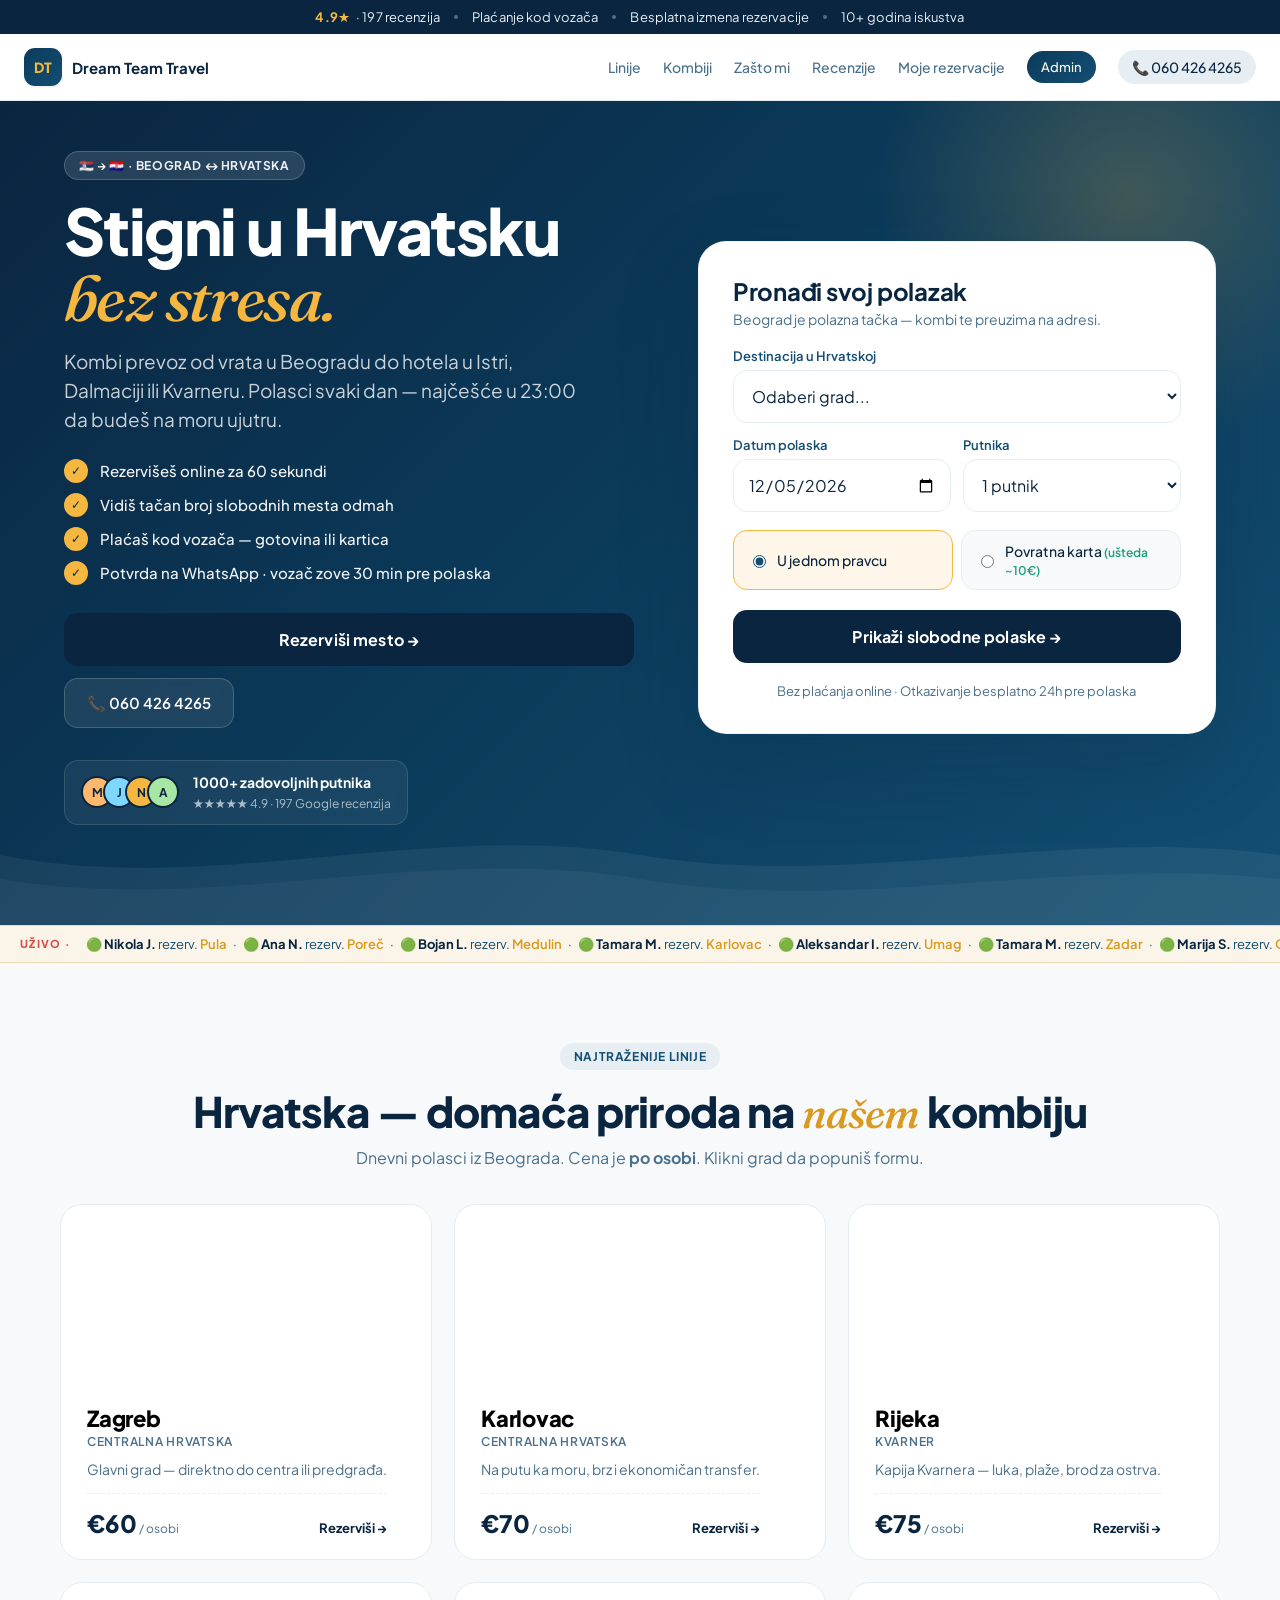
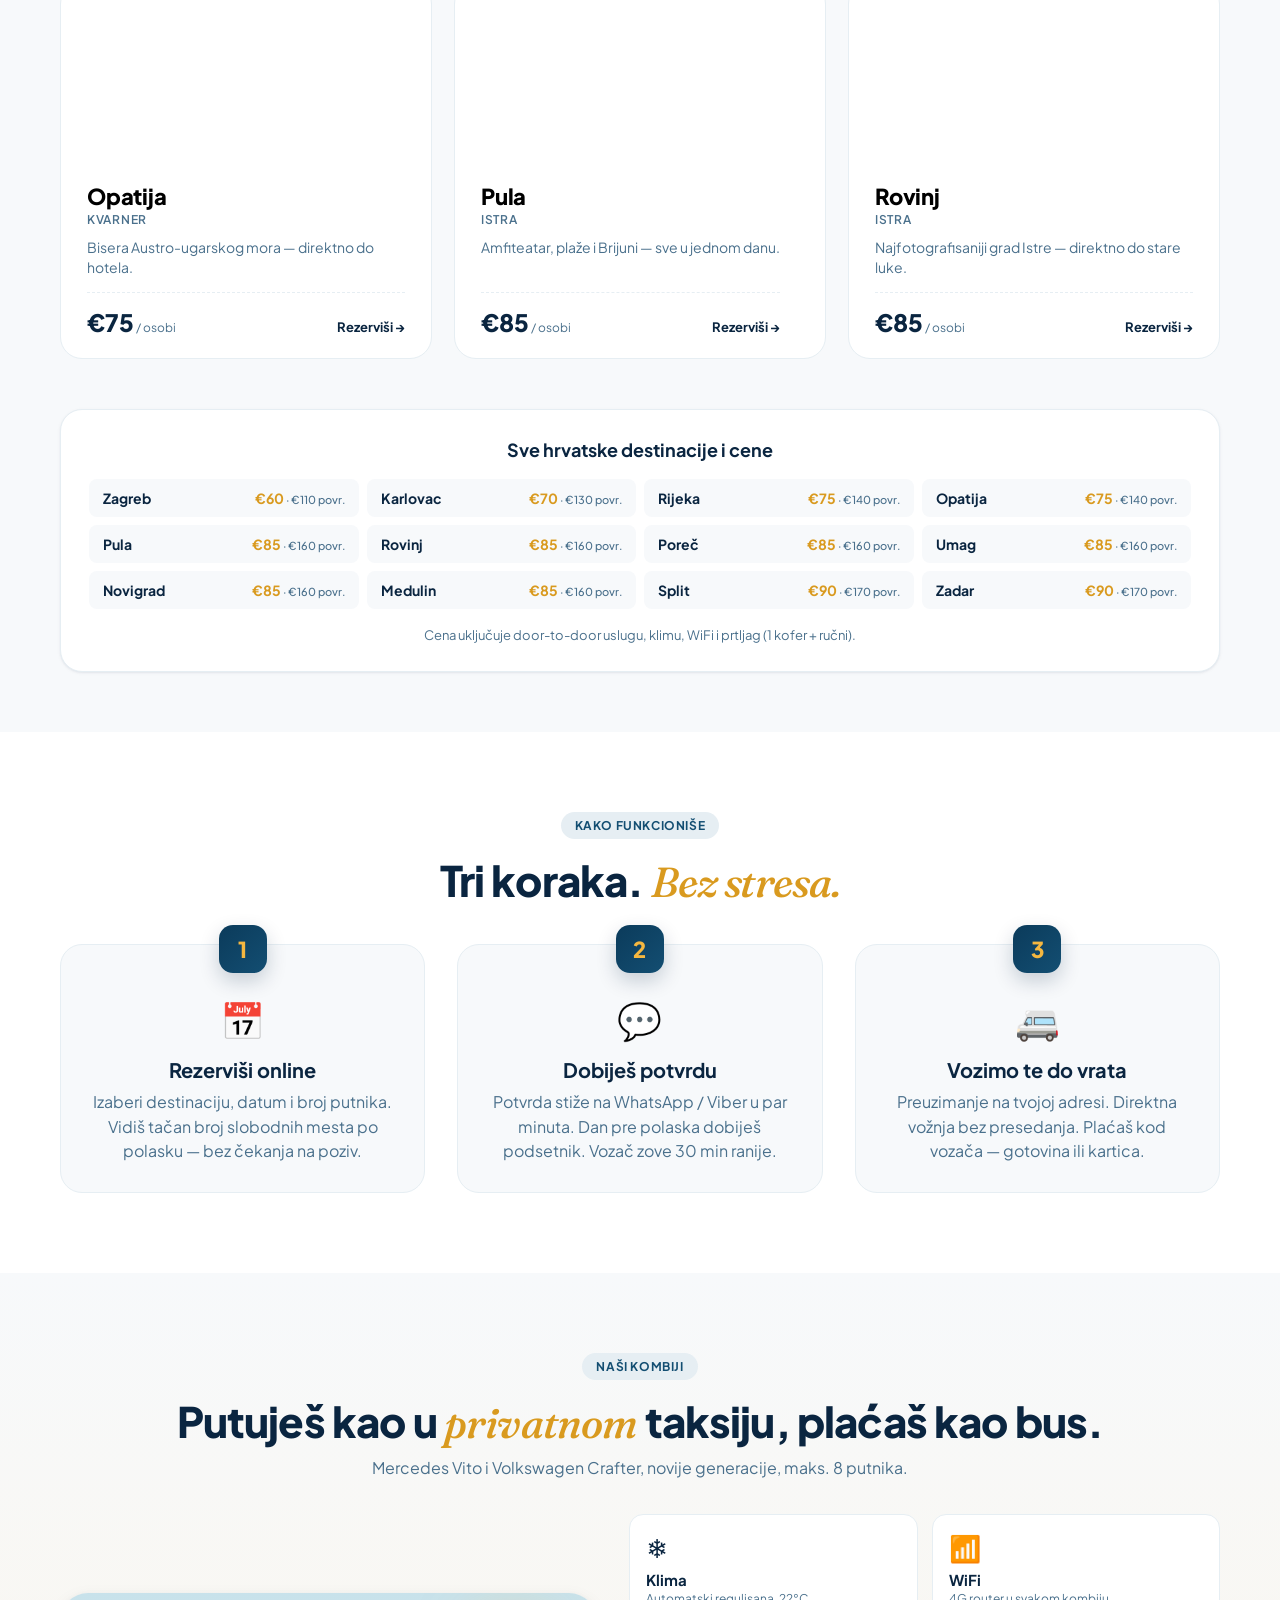
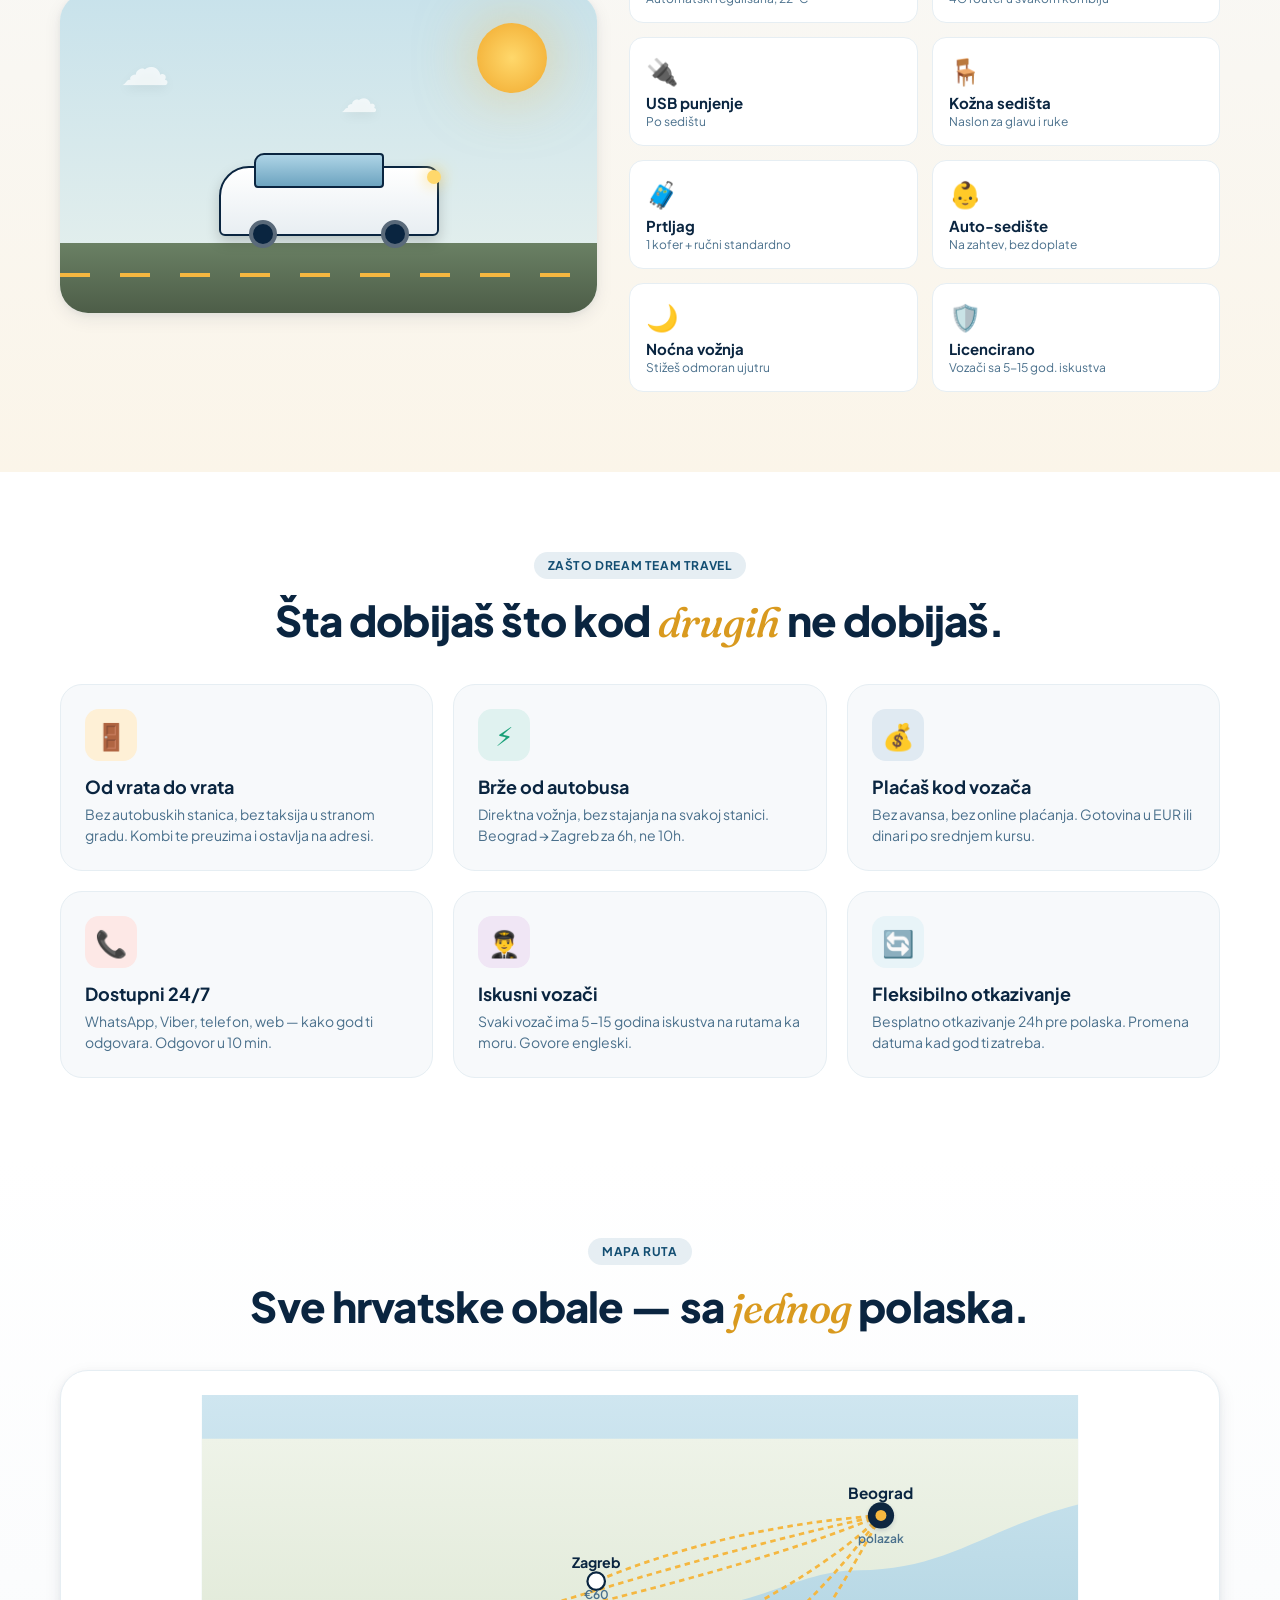
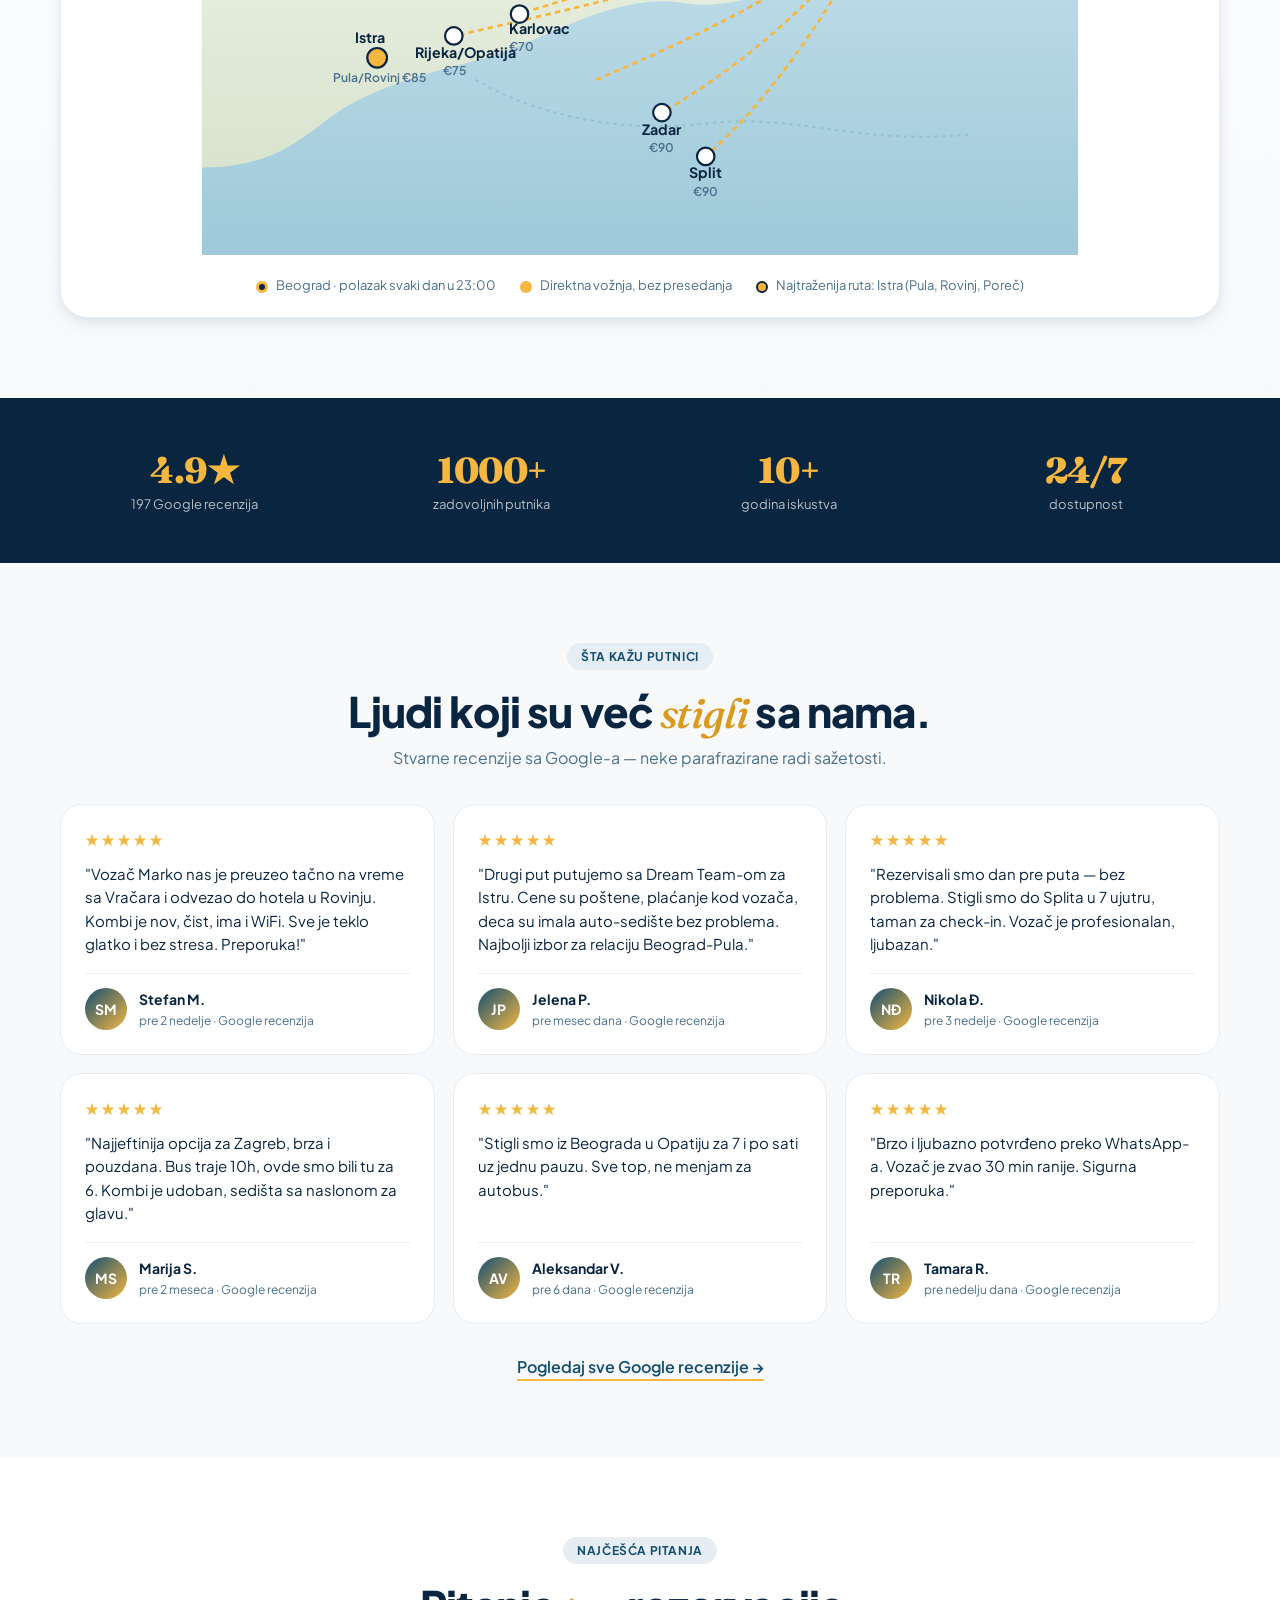
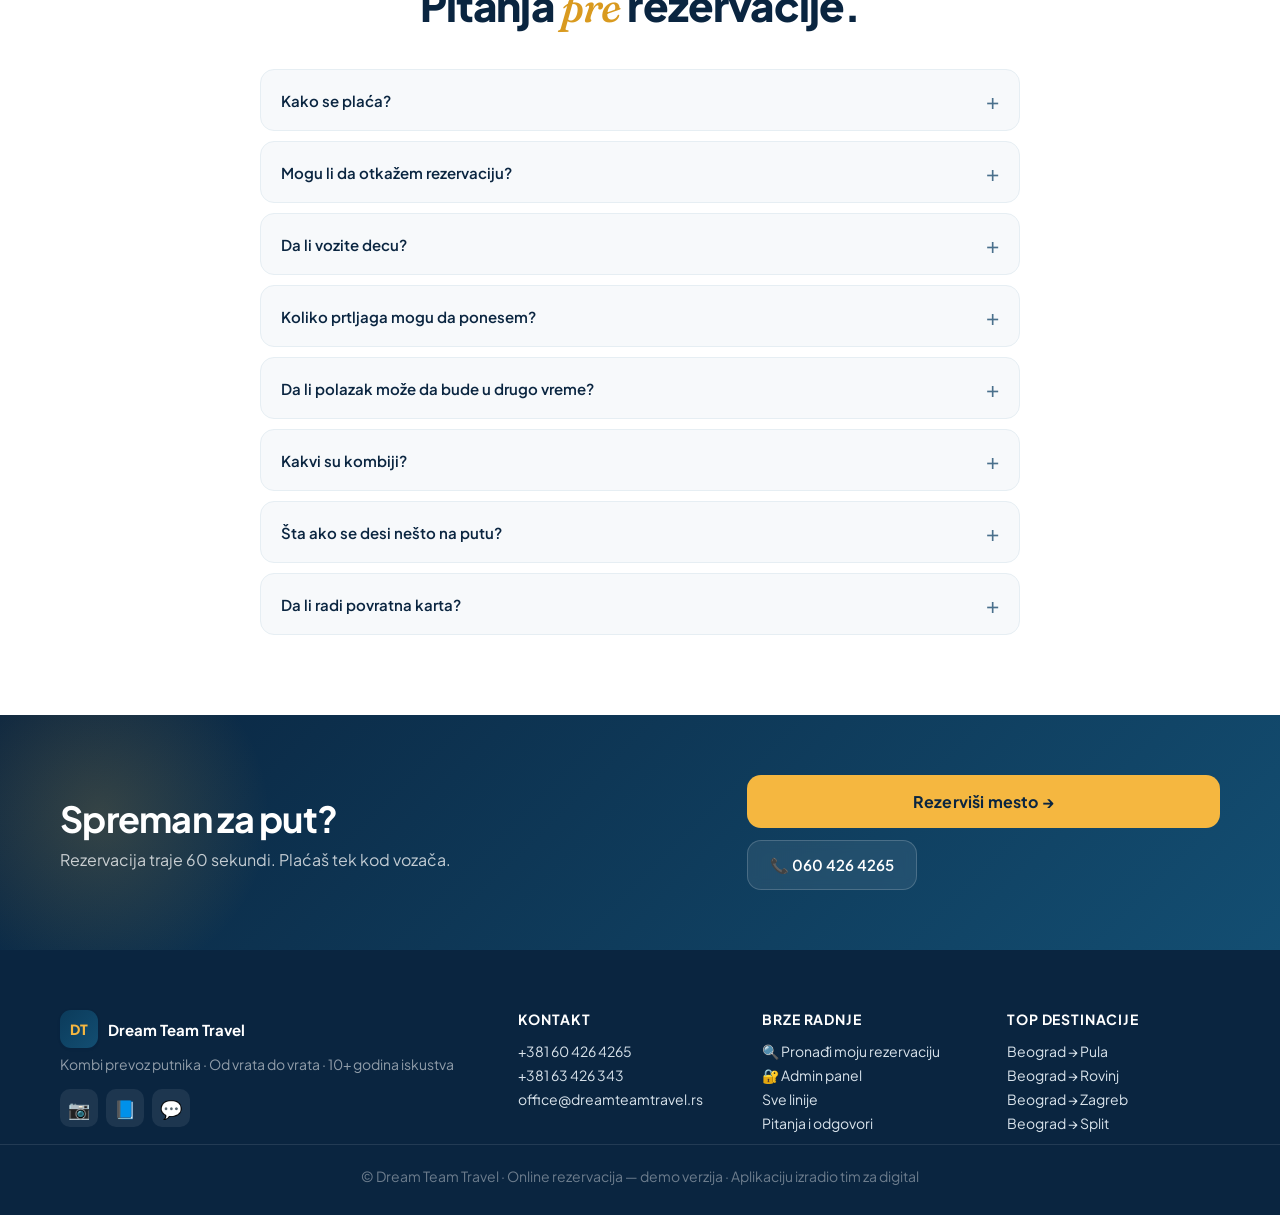
<file: index.html>
<!DOCTYPE html>
<html lang="sr">
<head>
  <meta charset="UTF-8" />
  <meta name="viewport" content="width=device-width, initial-scale=1.0, viewport-fit=cover" />
  <meta name="theme-color" content="#0b3b5b" />
  <title>Dream Team Travel — Kombi prevoz Beograd ↔ Hrvatska</title>
  <meta name="description" content="Brza online rezervacija kombi prevoza iz Beograda za Hrvatsku, Sloveniju i šire. Od vrata do vrata, plaćanje kod vozača." />
  <link rel="preconnect" href="https://fonts.googleapis.com" />
  <link rel="preconnect" href="https://fonts.gstatic.com" crossorigin />
  <link href="https://fonts.googleapis.com/css2?family=Plus+Jakarta+Sans:wght@400;500;600;700;800&family=Fraunces:wght@500;700&display=swap" rel="stylesheet" />
  <link rel="stylesheet" href="css/styles.css" />
</head>
<body>

  <!-- Trust bar -->
  <div class="trust-bar">
    <span><strong>4.9★</strong> · 197 recenzija</span>
    <span class="dot"></span>
    <span>Plaćanje kod vozača</span>
    <span class="dot hide-sm"></span>
    <span class="hide-sm">Besplatna izmena rezervacije</span>
    <span class="dot hide-sm"></span>
    <span class="hide-sm">10+ godina iskustva</span>
  </div>

  <!-- Nav -->
  <header class="nav">
    <a href="#" class="brand" aria-label="Dream Team Travel početna">
      <span class="brand-mark">DT</span>
      <span class="brand-name">Dream Team Travel</span>
    </a>
    <nav class="nav-links">
      <a href="#linije">Linije</a>
      <a href="#kombiji">Kombiji</a>
      <a href="#zasto">Zašto mi</a>
      <a href="#recenzije">Recenzije</a>
      <a href="#" id="open-lookup">Moje rezervacije</a>
      <a href="admin.html" class="nav-admin" target="_blank" rel="noopener">Admin</a>
      <a href="tel:+381604264265" class="nav-phone">📞 060 426 4265</a>
    </nav>
  </header>

  <!-- Hero -->
  <section class="hero">
    <!-- pozadinski dekor: gradient mora + valovi -->
    <div class="hero-decor" aria-hidden="true">
      <div class="hero-glow"></div>
      <svg class="hero-wave" viewBox="0 0 1440 200" preserveAspectRatio="none">
        <path d="M0,80 C240,150 480,20 720,80 C960,140 1200,30 1440,80 L1440,200 L0,200 Z" fill="rgba(255,255,255,.06)"/>
        <path d="M0,120 C240,180 480,60 720,120 C960,180 1200,80 1440,120 L1440,200 L0,200 Z" fill="rgba(255,255,255,.04)"/>
      </svg>
    </div>

    <div class="hero-grid">
      <div class="hero-text">
        <span class="eyebrow eyebrow-on-dark">🇷🇸 → 🇭🇷 · Beograd ↔ Hrvatska</span>
        <h1>Stigni u Hrvatsku <span class="h1-accent">bez stresa.</span></h1>
        <p class="hero-sub">Kombi prevoz od vrata u Beogradu do hotela u Istri, Dalmaciji ili Kvarneru. Polasci svaki dan — najčešće u 23:00 da budeš na moru ujutru.</p>

        <ul class="hero-points">
          <li><span class="check">✓</span> Rezervišeš online za 60 sekundi</li>
          <li><span class="check">✓</span> Vidiš tačan broj slobodnih mesta odmah</li>
          <li><span class="check">✓</span> Plaćaš kod vozača — gotovina ili kartica</li>
          <li><span class="check">✓</span> Potvrda na WhatsApp · vozač zove 30 min pre polaska</li>
        </ul>

        <div class="hero-cta-row">
          <a href="#booking" class="btn-primary btn-lg btn-pulse">Rezerviši mesto →</a>
          <a href="tel:+381604264265" class="btn-ghost-dark">📞 060 426 4265</a>
        </div>

        <div class="hero-mini-proof">
          <div class="avatar-stack">
            <span style="background:#ffb86c">M</span>
            <span style="background:#7ed7ff">J</span>
            <span style="background:#f5b740">N</span>
            <span style="background:#a8e6a3">A</span>
          </div>
          <div>
            <strong>1000+ zadovoljnih putnika</strong>
            <small>★★★★★ 4.9 · 197 Google recenzija</small>
          </div>
        </div>
      </div>

      <!-- Booking card -->
      <div class="booking-card" id="booking">
        <div class="bc-header">
          <h2>Pronađi svoj polazak</h2>
          <p>Beograd je polazna tačka — kombi te preuzima na adresi.</p>
        </div>

        <form id="search-form" class="bc-form" novalidate>
          <label class="field">
            <span>Destinacija u Hrvatskoj</span>
            <select id="route" required></select>
          </label>

          <div class="grid-2">
            <label class="field">
              <span>Datum polaska</span>
              <input type="date" id="date" required />
            </label>
            <label class="field">
              <span>Putnika</span>
              <select id="pax" required>
                <option value="1">1 putnik</option>
                <option value="2">2 putnika</option>
                <option value="3">3 putnika</option>
                <option value="4">4 putnika</option>
                <option value="5">5 putnika</option>
                <option value="6">6 putnika</option>
                <option value="7">7 putnika</option>
                <option value="8">8 putnika</option>
              </select>
            </label>
          </div>

          <fieldset class="trip-type">
            <legend class="sr-only">Tip puta</legend>
            <label><input type="radio" name="tripType" value="oneWay" checked /><span>U jednom pravcu</span></label>
            <label><input type="radio" name="tripType" value="return" /><span>Povratna karta <em>(ušteda ~10€)</em></span></label>
          </fieldset>

          <button class="btn-primary btn-lg" type="submit">
            Prikaži slobodne polaske →
          </button>
          <p class="reassure">Bez plaćanja online · Otkazivanje besplatno 24h pre polaska</p>
        </form>
      </div>
    </div>
  </section>

  <!-- Live activity ticker -->
  <section class="activity-bar" aria-label="Skorašnja aktivnost">
    <span class="ticker-label">UŽIVO ·</span>
    <div class="ticker-track" id="activity-ticker">Sistem aktivan</div>
  </section>

  <!-- Booking flow (otvara se nakon submita) -->
  <section class="flow" id="flow" hidden>
    <div class="flow-inner">
      <div class="flow-header">
        <button class="back-btn" id="flow-back" aria-label="Nazad">‹</button>
        <div class="flow-progress">
          <div class="step" data-step="1">1</div>
          <div class="bar"></div>
          <div class="step" data-step="2">2</div>
          <div class="bar"></div>
          <div class="step" data-step="3">3</div>
        </div>
        <div class="flow-summary" id="flow-summary"></div>
      </div>

      <div class="flow-step" id="step-1">
        <h2>Izaberi datum i polazak</h2>
        <p class="muted">Klikni na dan u kalendaru — vidi tačan broj slobodnih mesta. Kombi ima 8 mesta.</p>
        <div class="week-calendar" id="week-calendar"></div>
        <div class="day-label">Polasci za <strong id="step-1-date"></strong></div>
        <div class="departure-list" id="departure-list"></div>
      </div>

      <div class="flow-step" id="step-2" hidden>
        <h2>Gde te preuzimamo?</h2>
        <p class="muted">Vozač dolazi na adresu u Beogradu. Bez dodatne naplate.</p>

        <label class="field">
          <span>Pickup adresa u Beogradu</span>
          <input type="text" id="pickup" placeholder="npr. Bulevar kralja Aleksandra 73, Vračar" />
          <small class="hint">Stan, hotel, aerodrom, restoran — gde god ti odgovara.</small>
        </label>

        <label class="field">
          <span>Adresa dolaska <span id="dropoff-city"></span></span>
          <input type="text" id="dropoff" placeholder="Hotel, apartman ili ulica" />
        </label>

        <h3 class="section-h3">Kontakt nosioca rezervacije</h3>
        <label class="field">
          <span>Ime i prezime</span>
          <input type="text" id="fullname" autocomplete="name" />
        </label>

        <label class="field">
          <span>Telefon</span>
          <input type="tel" id="phone" placeholder="+381 ..." autocomplete="tel" />
        </label>

        <label class="field field-email">
          <span>Email adresa <span class="req-dot" title="Obavezno">●</span></span>
          <input type="email" id="email" placeholder="tvoja@email.com" autocomplete="email" required />
          <small class="hint">📧 Šaljemo potvrdu rezervacije i podsetnik dan pre polaska.</small>
        </label>

        <label class="field">
          <span>Napomena za vozača <em>(opciono)</em></span>
          <textarea id="note" rows="2" placeholder="npr. Dete od 4 god — molim sedište. Veliki kofer."></textarea>
        </label>

        <label class="checkbox">
          <input type="checkbox" id="whatsapp-opt" checked />
          <span>Pošalji mi potvrdu i podsetnik na WhatsApp</span>
        </label>

        <button class="btn-primary btn-lg" id="to-step-3">Pregled rezervacije →</button>
      </div>

      <div class="flow-step" id="step-3" hidden>
        <h2>Pregled rezervacije</h2>
        <p class="muted">Pre potvrde proveri detalje. Plaćaš kod vozača.</p>
        <div class="review-card" id="review-card"></div>
        <div class="price-box">
          <div class="row"><span>Cena po osobi</span><span id="price-per"></span></div>
          <div class="row"><span>Broj putnika</span><span id="price-pax"></span></div>
          <div class="row total"><span>Ukupno</span><span id="price-total"></span></div>
          <small class="muted">Plaćanje kod vozača · EUR ili dinari po srednjem kursu</small>
        </div>
        <label class="checkbox">
          <input type="checkbox" id="terms" />
          <span>Slažem se sa <a href="#" onclick="return false">uslovima prevoza i otkazivanjem</a>.</span>
        </label>
        <button class="btn-primary btn-lg" id="confirm">Potvrdi rezervaciju</button>
        <p class="reassure">Bez online plaćanja · Slobodno otkazivanje 24h pre polaska</p>
      </div>
    </div>
  </section>

  <!-- Confirmation modal -->
  <div class="confirm-overlay" id="confirm-overlay" hidden>
    <div class="confirm-modal confirm-modal-rich">
      <div class="confirm-icon">✓</div>
      <h2>Rezervacija primljena!</h2>
      <p id="confirm-greet">Vozač će te zvati 30 min pre polaska.</p>

      <div class="confirm-ref">
        Broj rezervacije:<br/><strong id="confirm-code">—</strong>
      </div>

      <!-- Notification statuses -->
      <div class="notif-statuses" id="notif-statuses">
        <div class="notif-row" id="notif-email">
          <span class="notif-ico">📧</span>
          <div class="notif-info">
            <strong>Email potvrda</strong>
            <small id="notif-email-target">—</small>
          </div>
          <span class="notif-status pending">Šalje se...</span>
        </div>
        <div class="notif-row" id="notif-telegram">
          <span class="notif-ico">📲</span>
          <div class="notif-info">
            <strong>Obaveštenje agenciji</strong>
            <small>Telegram bot</small>
          </div>
          <span class="notif-status pending">Šalje se...</span>
        </div>
      </div>

      <details class="notif-preview-toggle" id="notif-preview-toggle">
        <summary>👁 Pogledaj sadržaj poruka</summary>
        <div class="notif-preview-tabs">
          <button type="button" class="npt-btn active" data-tab="email">📧 Email</button>
          <button type="button" class="npt-btn" data-tab="telegram">📲 Telegram</button>
        </div>
        <div class="notif-preview-body" id="notif-preview-email">
          <iframe id="notif-email-iframe" sandbox title="Email preview"></iframe>
        </div>
        <div class="notif-preview-body" id="notif-preview-telegram" hidden>
          <div class="tg-frame">
            <div class="tg-header">
              <div class="tg-avatar">DT</div>
              <div>
                <strong>DTT Notify Bot</strong>
                <small>bot · poslato sada</small>
              </div>
            </div>
            <div class="tg-message" id="notif-telegram-body"></div>
          </div>
        </div>
      </details>

      <a class="btn-whatsapp" id="whatsapp-link" target="_blank" rel="noopener">
        💬 Pošalji potvrdu na WhatsApp
      </a>
      <a class="btn-secondary" href="tel:+381604264265">📞 Pozovi agenciju</a>
      <button class="btn-text" id="close-confirm">Završi</button>
    </div>
  </div>

  <!-- Featured destinations -->
  <section class="routes" id="linije">
    <div class="container">
      <div class="section-head">
        <span class="eyebrow center">Najtraženije linije</span>
        <h2 class="section-h2 fancy">Hrvatska — domaća priroda na <em>našem</em> kombiju</h2>
        <p class="section-sub">Dnevni polasci iz Beograda. Cena je <strong>po osobi</strong>. Klikni grad da popuniš formu.</p>
      </div>
      <div class="route-grid-rich" id="route-grid"></div>

      <div class="all-routes-table">
        <h3>Sve hrvatske destinacije i cene</h3>
        <div class="ar-grid">
          <div><strong>Zagreb</strong><span>€60 <small>· €110 povr.</small></span></div>
          <div><strong>Karlovac</strong><span>€70 <small>· €130 povr.</small></span></div>
          <div><strong>Rijeka</strong><span>€75 <small>· €140 povr.</small></span></div>
          <div><strong>Opatija</strong><span>€75 <small>· €140 povr.</small></span></div>
          <div><strong>Pula</strong><span>€85 <small>· €160 povr.</small></span></div>
          <div><strong>Rovinj</strong><span>€85 <small>· €160 povr.</small></span></div>
          <div><strong>Poreč</strong><span>€85 <small>· €160 povr.</small></span></div>
          <div><strong>Umag</strong><span>€85 <small>· €160 povr.</small></span></div>
          <div><strong>Novigrad</strong><span>€85 <small>· €160 povr.</small></span></div>
          <div><strong>Medulin</strong><span>€85 <small>· €160 povr.</small></span></div>
          <div><strong>Split</strong><span>€90 <small>· €170 povr.</small></span></div>
          <div><strong>Zadar</strong><span>€90 <small>· €170 povr.</small></span></div>
        </div>
        <p class="ar-foot">Cena uključuje door-to-door uslugu, klimu, WiFi i prtljag (1 kofer + ručni).</p>
      </div>
    </div>
  </section>

  <!-- How it works -->
  <section class="how" id="kako">
    <div class="container">
      <div class="section-head">
        <span class="eyebrow center">Kako funkcioniše</span>
        <h2 class="section-h2 fancy">Tri koraka. <em>Bez stresa.</em></h2>
      </div>
      <div class="how-grid">
        <div class="how-step">
          <div class="how-num">1</div>
          <div class="how-ico">📅</div>
          <h3>Rezerviši online</h3>
          <p>Izaberi destinaciju, datum i broj putnika. Vidiš tačan broj slobodnih mesta po polasku — bez čekanja na poziv.</p>
        </div>
        <div class="how-step">
          <div class="how-num">2</div>
          <div class="how-ico">💬</div>
          <h3>Dobiješ potvrdu</h3>
          <p>Potvrda stiže na WhatsApp / Viber u par minuta. Dan pre polaska dobiješ podsetnik. Vozač zove 30 min ranije.</p>
        </div>
        <div class="how-step">
          <div class="how-num">3</div>
          <div class="how-ico">🚐</div>
          <h3>Vozimo te do vrata</h3>
          <p>Preuzimanje na tvojoj adresi. Direktna vožnja bez presedanja. Plaćaš kod vozača — gotovina ili kartica.</p>
        </div>
      </div>
    </div>
  </section>

  <!-- Naši kombiji -->
  <section class="fleet" id="kombiji">
    <div class="container">
      <div class="section-head">
        <span class="eyebrow center">Naši kombiji</span>
        <h2 class="section-h2 fancy">Putuješ kao u <em>privatnom</em> taksiju, plaćaš kao bus.</h2>
        <p class="section-sub">Mercedes Vito i Volkswagen Crafter, novije generacije, maks. 8 putnika.</p>
      </div>

      <div class="fleet-grid">
        <div class="fleet-img" aria-hidden="true">
          <div class="fleet-illustration">
            <div class="fi-sun"></div>
            <div class="fi-road"></div>
            <div class="fi-van">
              <div class="fi-van-body"></div>
              <div class="fi-van-window"></div>
              <div class="fi-van-wheel fi-w1"></div>
              <div class="fi-van-wheel fi-w2"></div>
              <div class="fi-van-headlight"></div>
            </div>
            <div class="fi-cloud fi-c1">☁</div>
            <div class="fi-cloud fi-c2">☁</div>
          </div>
        </div>

        <div class="fleet-features">
          <div class="ff-row">
            <div class="ff-card"><span class="ff-ico">❄️</span><strong>Klima</strong><small>Automatski regulisana, 22°C</small></div>
            <div class="ff-card"><span class="ff-ico">📶</span><strong>WiFi</strong><small>4G router u svakom kombiju</small></div>
            <div class="ff-card"><span class="ff-ico">🔌</span><strong>USB punjenje</strong><small>Po sedištu</small></div>
            <div class="ff-card"><span class="ff-ico">🪑</span><strong>Kožna sedišta</strong><small>Naslon za glavu i ruke</small></div>
            <div class="ff-card"><span class="ff-ico">🧳</span><strong>Prtljag</strong><small>1 kofer + ručni standardno</small></div>
            <div class="ff-card"><span class="ff-ico">👶</span><strong>Auto-sedište</strong><small>Na zahtev, bez doplate</small></div>
            <div class="ff-card"><span class="ff-ico">🌙</span><strong>Noćna vožnja</strong><small>Stižeš odmoran ujutru</small></div>
            <div class="ff-card"><span class="ff-ico">🛡️</span><strong>Licencirano</strong><small>Vozači sa 5-15 god. iskustva</small></div>
          </div>
        </div>
      </div>
    </div>
  </section>

  <!-- Zašto mi -->
  <section class="why" id="zasto">
    <div class="container">
      <div class="section-head">
        <span class="eyebrow center">Zašto Dream Team Travel</span>
        <h2 class="section-h2 fancy">Šta dobijaš što kod <em>drugih</em> ne dobijaš.</h2>
      </div>
      <div class="why-grid">
        <div class="why-card">
          <div class="why-ico" style="background:#fef0d6;color:#d99a1f">🚪</div>
          <h3>Od vrata do vrata</h3>
          <p>Bez autobuskih stanica, bez taksija u stranom gradu. Kombi te preuzima i ostavlja na adresi.</p>
        </div>
        <div class="why-card">
          <div class="why-ico" style="background:#e0f2f0;color:#1aa179">⚡</div>
          <h3>Brže od autobusa</h3>
          <p>Direktna vožnja, bez stajanja na svakoj stanici. Beograd → Zagreb za 6h, ne 10h.</p>
        </div>
        <div class="why-card">
          <div class="why-ico" style="background:#e0eaf2;color:#134e72">💰</div>
          <h3>Plaćaš kod vozača</h3>
          <p>Bez avansa, bez online plaćanja. Gotovina u EUR ili dinari po srednjem kursu.</p>
        </div>
        <div class="why-card">
          <div class="why-ico" style="background:#fde8e6;color:#d4524a">📞</div>
          <h3>Dostupni 24/7</h3>
          <p>WhatsApp, Viber, telefon, web — kako god ti odgovara. Odgovor u 10 min.</p>
        </div>
        <div class="why-card">
          <div class="why-ico" style="background:#f0e6f5;color:#8b56b3">👨‍✈️</div>
          <h3>Iskusni vozači</h3>
          <p>Svaki vozač ima 5-15 godina iskustva na rutama ka moru. Govore engleski.</p>
        </div>
        <div class="why-card">
          <div class="why-ico" style="background:#e8f4f8;color:#0a6c8c">🔄</div>
          <h3>Fleksibilno otkazivanje</h3>
          <p>Besplatno otkazivanje 24h pre polaska. Promena datuma kad god ti zatreba.</p>
        </div>
      </div>
    </div>
  </section>

  <!-- Mapa ruta -->
  <section class="map-section">
    <div class="container">
      <div class="section-head">
        <span class="eyebrow center">Mapa ruta</span>
        <h2 class="section-h2 fancy">Sve hrvatske obale — sa <em>jednog</em> polaska.</h2>
      </div>
      <div class="map-wrap">
        <svg viewBox="0 0 800 420" class="route-map" xmlns="http://www.w3.org/2000/svg" aria-label="Mapa ruta">
          <!-- Land -->
          <defs>
            <linearGradient id="seaG" x1="0" y1="0" x2="0" y2="1">
              <stop offset="0%" stop-color="#cfe6f0"/>
              <stop offset="100%" stop-color="#9ec9d9"/>
            </linearGradient>
            <linearGradient id="landG" x1="0" y1="0" x2="0" y2="1">
              <stop offset="0%" stop-color="#eef3e8"/>
              <stop offset="100%" stop-color="#d9e4cf"/>
            </linearGradient>
            <filter id="dropS" x="-50%" y="-50%" width="200%" height="200%">
              <feDropShadow dx="0" dy="2" stdDeviation="2" flood-color="#0a2540" flood-opacity=".15"/>
            </filter>
          </defs>

          <rect width="800" height="420" fill="url(#seaG)"/>
          <!-- Pojednostavljena kopno linija -->
          <path d="M0,40 L800,40 L800,100 C720,120 680,160 600,160 C540,160 500,200 440,190 C380,180 320,220 260,240 C220,250 180,260 140,280 C100,300 80,340 0,340 Z" fill="url(#landG)"/>
          <!-- More -->
          <path d="M250,260 C300,290 380,310 460,300 C540,290 600,320 700,310" stroke="#7fb3c7" stroke-width="2" fill="none" stroke-dasharray="3 4" opacity=".5"/>

          <!-- Linije rute (Beograd → grad) -->
          <g class="map-routes">
            <path d="M620,110 Q480,120 360,170" stroke="#f5b740" stroke-width="2.5" fill="none" stroke-dasharray="5 4" />
            <path d="M620,110 Q480,140 290,200" stroke="#f5b740" stroke-width="2.5" fill="none" stroke-dasharray="5 4" />
            <path d="M620,110 Q500,160 230,220" stroke="#f5b740" stroke-width="2.5" fill="none" stroke-dasharray="5 4" />
            <path d="M620,110 Q550,180 360,260" stroke="#f5b740" stroke-width="2.5" fill="none" stroke-dasharray="5 4" />
            <path d="M620,110 Q540,220 420,290" stroke="#f5b740" stroke-width="2.5" fill="none" stroke-dasharray="5 4" />
            <path d="M620,110 Q540,260 460,330" stroke="#f5b740" stroke-width="2.5" fill="none" stroke-dasharray="5 4" />
          </g>

          <!-- Beograd (polazna) -->
          <g class="map-city map-origin">
            <circle cx="620" cy="110" r="12" fill="#0a2540" filter="url(#dropS)"/>
            <circle cx="620" cy="110" r="5" fill="#f5b740"/>
            <text x="620" y="95" text-anchor="middle" class="city-name origin">Beograd</text>
            <text x="620" y="135" text-anchor="middle" class="city-sub">polazak</text>
          </g>

          <!-- Destinacije -->
          <g class="map-city">
            <circle cx="360" cy="170" r="8" fill="#fff" stroke="#0a2540" stroke-width="2"/>
            <text x="360" y="158" text-anchor="middle" class="city-name">Zagreb</text>
            <text x="360" y="186" text-anchor="middle" class="city-sub">€60</text>
          </g>
          <g class="map-city">
            <circle cx="290" cy="200" r="8" fill="#fff" stroke="#0a2540" stroke-width="2"/>
            <text x="280" y="218" class="city-name">Karlovac</text>
            <text x="280" y="234" class="city-sub">€70</text>
          </g>
          <g class="map-city">
            <circle cx="230" cy="220" r="8" fill="#fff" stroke="#0a2540" stroke-width="2"/>
            <text x="195" y="240" class="city-name">Rijeka/Opatija</text>
            <text x="220" y="256" class="city-sub">€75</text>
          </g>
          <g class="map-city">
            <circle cx="160" cy="240" r="9" fill="#f5b740" stroke="#0a2540" stroke-width="2"/>
            <text x="140" y="226" class="city-name">Istra</text>
            <text x="120" y="262" class="city-sub">Pula/Rovinj €85</text>
          </g>
          <g class="map-city">
            <circle cx="420" cy="290" r="8" fill="#fff" stroke="#0a2540" stroke-width="2"/>
            <text x="420" y="310" text-anchor="middle" class="city-name">Zadar</text>
            <text x="420" y="326" text-anchor="middle" class="city-sub">€90</text>
          </g>
          <g class="map-city">
            <circle cx="460" cy="330" r="8" fill="#fff" stroke="#0a2540" stroke-width="2"/>
            <text x="460" y="350" text-anchor="middle" class="city-name">Split</text>
            <text x="460" y="366" text-anchor="middle" class="city-sub">€90</text>
          </g>
        </svg>
        <div class="map-legend">
          <div><span class="lg-dot lg-belgrade"></span> Beograd · polazak svaki dan u 23:00</div>
          <div><span class="lg-dot lg-route"></span> Direktna vožnja, bez presedanja</div>
          <div><span class="lg-dot lg-priority"></span> Najtraženija ruta: Istra (Pula, Rovinj, Poreč)</div>
        </div>
      </div>
    </div>
  </section>

  <!-- Social proof -->
  <section class="proof">
    <div class="container proof-grid">
      <div class="stat"><strong>4.9★</strong><span>197 Google recenzija</span></div>
      <div class="stat"><strong>1000+</strong><span>zadovoljnih putnika</span></div>
      <div class="stat"><strong>10+</strong><span>godina iskustva</span></div>
      <div class="stat"><strong>24/7</strong><span>dostupnost</span></div>
    </div>
  </section>

  <!-- Testimonials -->
  <section class="testimonials-section" id="recenzije">
    <div class="container">
      <div class="section-head">
        <span class="eyebrow center">Šta kažu putnici</span>
        <h2 class="section-h2 fancy">Ljudi koji su već <em>stigli</em> sa nama.</h2>
        <p class="section-sub">Stvarne recenzije sa Google-a — neke parafrazirane radi sažetosti.</p>
      </div>
      <div class="testimonials-grid" id="testimonials"></div>
      <div class="testimonials-cta">
        <a href="https://www.google.com/search?q=Dream+Team+Travel+Beograd" target="_blank" rel="noopener" class="btn-text-arrow">
          Pogledaj sve Google recenzije →
        </a>
      </div>
    </div>
  </section>

  <!-- FAQ -->
  <section class="faq" id="faq">
    <div class="container">
      <div class="section-head">
        <span class="eyebrow center">Najčešća pitanja</span>
        <h2 class="section-h2 fancy">Pitanja <em>pre</em> rezervacije.</h2>
      </div>
      <div class="faq-list">
        <details>
          <summary>Kako se plaća?</summary>
          <p>Plaćaš direktno kod vozača — gotovinski u EUR ili u dinarima po srednjem kursu NBS. Bez avansa, bez online plaćanja.</p>
        </details>
        <details>
          <summary>Mogu li da otkažem rezervaciju?</summary>
          <p>Da. Besplatno otkazivanje do 24h pre polaska. Klikni "Moje rezervacije" gore u meniju, unesi telefon i otkaži jednim klikom.</p>
        </details>
        <details>
          <summary>Da li vozite decu?</summary>
          <p>Naravno. Auto-sedište obezbeđujemo na zahtev bez doplate — napomeni u rezervaciji uzrast deteta. Mlađa deca putuju besplatno.</p>
        </details>
        <details>
          <summary>Koliko prtljaga mogu da ponesem?</summary>
          <p>Jedan kofer + ručni prtljag su standardno uključeni. Veći prtljag, skije ili biciklo dogovorimo unapred bez problema.</p>
        </details>
        <details>
          <summary>Da li polazak može da bude u drugo vreme?</summary>
          <p>Standardni polazak za hrvatske linije je u 23:00 (preko noći — stižeš ujutru i imaš ceo dan). Vikendima i za grupe od 4+ putnika imamo i jutarnji polazak u 07:00.</p>
        </details>
        <details>
          <summary>Kakvi su kombiji?</summary>
          <p>Novije generacije Mercedes Vito ili Volkswagen Crafter, sa klimom, WiFi-jem, USB punjačima, do 8 putnika. Vozači su licencirani sa višegodišnjim iskustvom.</p>
        </details>
        <details>
          <summary>Šta ako se desi nešto na putu?</summary>
          <p>Vozač ima 24/7 vezu sa dispečerom. Imamo rezervno vozilo u Beogradu i Zagrebu — u retkom slučaju kvara, drugi kombi stiže za 30 min.</p>
        </details>
        <details>
          <summary>Da li radi povratna karta?</summary>
          <p>Da, povratna karta je oko 10€ jeftinija od dva odvojena pravca. Datum povratka možeš odrediti kasnije — zovi nas 24h pre.</p>
        </details>
      </div>
    </div>
  </section>

  <!-- CTA band -->
  <section class="cta-band">
    <div class="container cta-inner">
      <div>
        <h2>Spreman za put?</h2>
        <p>Rezervacija traje 60 sekundi. Plaćaš tek kod vozača.</p>
      </div>
      <div class="cta-actions">
        <a href="#booking" class="btn-primary btn-lg">Rezerviši mesto →</a>
        <a href="tel:+381604264265" class="btn-ghost-dark">📞 060 426 4265</a>
      </div>
    </div>
  </section>

  <!-- Footer -->
  <footer class="foot">
    <div class="container foot-grid">
      <div>
        <div class="brand">
          <span class="brand-mark">DT</span>
          <span class="brand-name">Dream Team Travel</span>
        </div>
        <p class="foot-tag">Kombi prevoz putnika · Od vrata do vrata · 10+ godina iskustva</p>
        <div class="foot-socials">
          <a href="https://www.instagram.com/dream.teamtravel/" target="_blank" rel="noopener" aria-label="Instagram">📷</a>
          <a href="https://www.facebook.com/Dream.Team.Travel.Kombi.Prevoz/" target="_blank" rel="noopener" aria-label="Facebook">📘</a>
          <a href="https://wa.me/381604264265" target="_blank" rel="noopener" aria-label="WhatsApp">💬</a>
        </div>
      </div>
      <div>
        <h4>Kontakt</h4>
        <p><a href="tel:+381604264265">+381 60 426 4265</a></p>
        <p><a href="tel:+381634263430">+381 63 426 343</a></p>
        <p><a href="mailto:office@dreamteamtravel.rs">office@dreamteamtravel.rs</a></p>
      </div>
      <div>
        <h4>Brze radnje</h4>
        <p><a href="#" id="open-lookup-foot">🔍 Pronađi moju rezervaciju</a></p>
        <p><a href="admin.html" target="_blank" rel="noopener">🔐 Admin panel</a></p>
        <p><a href="#linije">Sve linije</a></p>
        <p><a href="#faq">Pitanja i odgovori</a></p>
      </div>
      <div>
        <h4>Top destinacije</h4>
        <p><a href="#linije">Beograd → Pula</a></p>
        <p><a href="#linije">Beograd → Rovinj</a></p>
        <p><a href="#linije">Beograd → Zagreb</a></p>
        <p><a href="#linije">Beograd → Split</a></p>
      </div>
    </div>
    <p class="copyright">© Dream Team Travel · Online rezervacija — demo verzija · Aplikaciju izradio tim za digital</p>
  </footer>

  <!-- Lookup modal -->
  <div class="confirm-overlay" id="lookup-overlay" hidden>
    <div class="confirm-modal lookup-modal">
      <h2>Moje rezervacije</h2>
      <p class="muted">Unesi telefonski broj sa kojim si rezervisao.</p>
      <form id="lookup-form">
        <label class="field">
          <span>Telefon</span>
          <input type="tel" id="lookup-phone" placeholder="+381 ..." />
        </label>
        <button class="btn-primary btn-lg" type="submit">Pronađi</button>
      </form>
      <div class="lookup-results" id="lookup-results"></div>
      <button class="btn-text" id="close-lookup">Zatvori</button>
    </div>
  </div>

  <!-- Sticky mobile CTA -->
  <a href="#booking" class="mobile-cta">Rezerviši mesto →</a>

  <script src="js/data.js"></script>
  <script src="js/store.js"></script>
  <script src="js/notify.js"></script>
  <script src="js/app.js"></script>
</body>
</html>
</file>
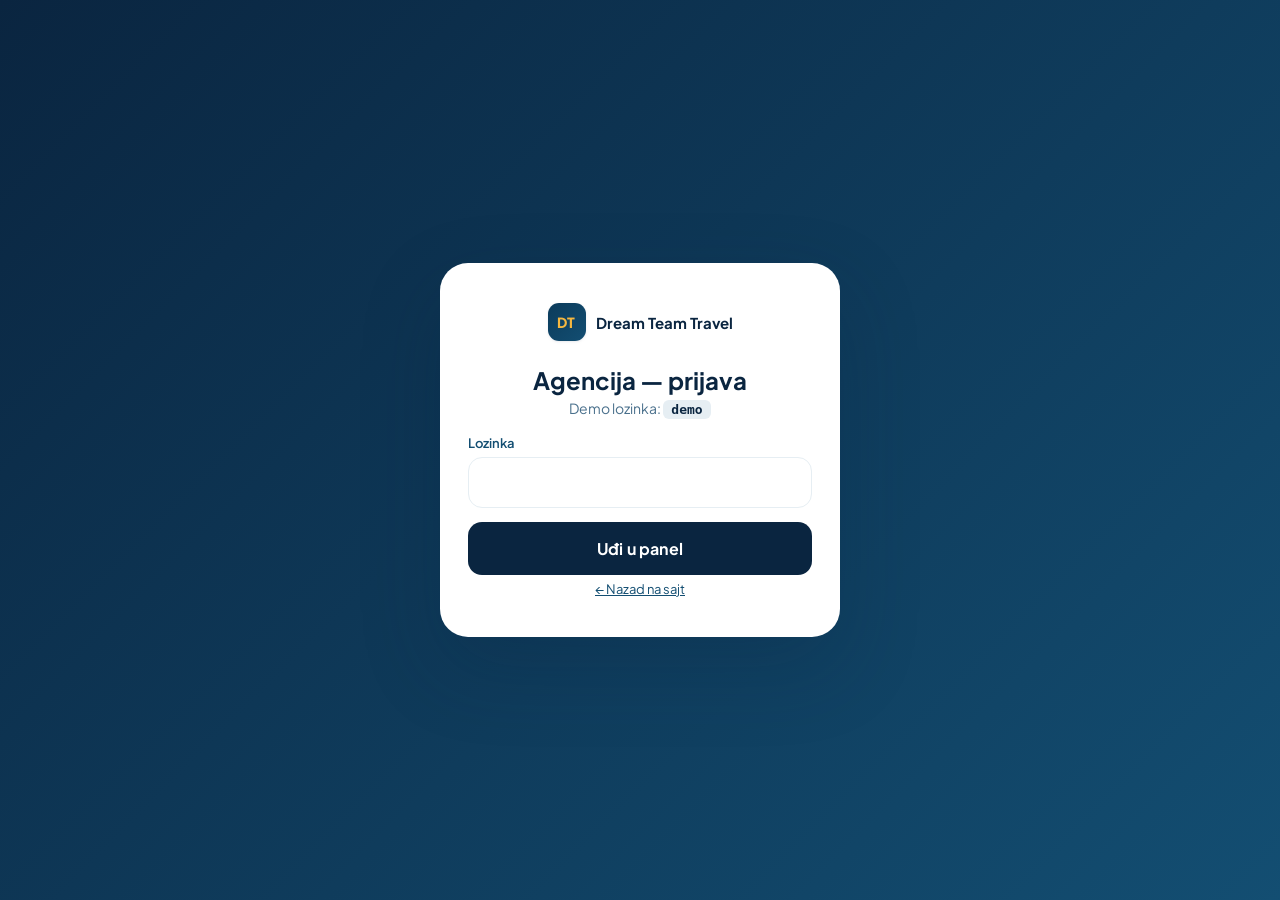
<file: admin.html>
<!DOCTYPE html>
<html lang="sr">
<head>
  <meta charset="UTF-8" />
  <meta name="viewport" content="width=device-width, initial-scale=1.0" />
  <meta name="theme-color" content="#0a2540" />
  <title>Admin · Dream Team Travel</title>
  <link rel="preconnect" href="https://fonts.googleapis.com" />
  <link rel="preconnect" href="https://fonts.gstatic.com" crossorigin />
  <link href="https://fonts.googleapis.com/css2?family=Plus+Jakarta+Sans:wght@400;500;600;700;800&display=swap" rel="stylesheet" />
  <link rel="stylesheet" href="css/styles.css" />
</head>
<body class="admin-body">

  <!-- Login gate -->
  <div class="admin-gate" id="admin-gate">
    <div class="gate-card">
      <div class="brand center">
        <span class="brand-mark">DT</span>
        <span class="brand-name">Dream Team Travel</span>
      </div>
      <h2>Agencija — prijava</h2>
      <p class="muted">Demo lozinka: <code>demo</code></p>
      <form id="login-form">
        <label class="field">
          <span>Lozinka</span>
          <input type="password" id="admin-pass" autocomplete="current-password" />
        </label>
        <button type="submit" class="btn-primary btn-lg">Uđi u panel</button>
      </form>
      <p class="reassure"><a href="index.html">← Nazad na sajt</a></p>
    </div>
  </div>

  <!-- App -->
  <div class="admin-app" id="admin-app" hidden>
    <header class="admin-nav">
      <a href="index.html" class="brand">
        <span class="brand-mark">DT</span>
        <span class="brand-name">Dream Team Travel · <em>Admin</em></span>
      </a>
      <div class="admin-actions">
        <button class="btn-ghost" id="test-notif-btn" title="Pošalji test email + Telegram">📤 Test obaveštenja</button>
        <button class="btn-ghost" id="reseed-btn" title="Vrati demo podatke">↻ Reset demo</button>
        <button class="btn-ghost" id="new-booking-btn">+ Nova rezervacija</button>
        <button class="btn-ghost" id="logout-btn">Odjava</button>
      </div>
    </header>

    <!-- KPI traka -->
    <section class="kpi-row">
      <div class="kpi"><span>Danas — polazaka</span><strong id="k-today-deps">—</strong></div>
      <div class="kpi"><span>Danas — putnika</span><strong id="k-today-pax">—</strong></div>
      <div class="kpi"><span>Ova nedelja — rezervacija</span><strong id="k-week">—</strong></div>
      <div class="kpi"><span>Ova nedelja — prihod</span><strong id="k-rev">—</strong></div>
    </section>

    <!-- Tabovi -->
    <nav class="admin-tabs">
      <button data-tab="upcoming" class="active">Nadolazeći polasci</button>
      <button data-tab="all">Sve rezervacije</button>
      <button data-tab="routes">Pregled po linijama</button>
      <button data-tab="notifs">📨 Obaveštenja</button>
    </nav>

    <!-- TAB: Upcoming -->
    <section class="admin-section" id="tab-upcoming">
      <div class="section-h">
        <h2>Polasci u narednih 14 dana</h2>
        <div class="muted-sm">Klikni red da otvoriš spisak putnika · Zatvori polazak da blokiraš dalje rezervacije</div>
      </div>
      <div class="dep-table" id="dep-table"></div>
    </section>

    <!-- TAB: Sve rezervacije -->
    <section class="admin-section" id="tab-all" hidden>
      <div class="section-h">
        <h2>Sve rezervacije</h2>
        <input type="search" id="all-search" placeholder="Pretraga: ime, telefon, ref kod, grad..." />
      </div>
      <div class="bookings-table" id="bookings-table"></div>
    </section>

    <!-- TAB: Routes -->
    <section class="admin-section" id="tab-routes" hidden>
      <div class="section-h">
        <h2>Pregled po linijama</h2>
        <div class="muted-sm">Popunjenost i prihod u narednih 14 dana</div>
      </div>
      <div class="routes-table" id="routes-table"></div>
    </section>

    <!-- TAB: Notifikacije -->
    <section class="admin-section" id="tab-notifs" hidden>
      <div class="section-h">
        <h2>Istorija obaveštenja</h2>
        <div class="muted-sm">Email i Telegram poruke poslate prilikom rezervacija</div>
      </div>

      <div class="notif-config-card">
        <div class="ncc-row">
          <span class="ncc-ico">📧</span>
          <div class="ncc-info">
            <strong>Email · Resend</strong>
            <small>Sender: Petar Pejić &lt;pejicpetar21@gmail.com&gt;</small>
          </div>
          <span class="ncc-mode">DEMO MODE</span>
        </div>
        <div class="ncc-row">
          <span class="ncc-ico">📲</span>
          <div class="ncc-info">
            <strong>Telegram</strong>
            <small>Chat: @DreamTeamTravelAdmin (bot: DTT Notify Bot)</small>
          </div>
          <span class="ncc-mode">DEMO MODE</span>
        </div>
        <p class="ncc-note">
          Trenutno se simuliraju slanja sa realističnim šablonima — sva istorija je sačuvana ispod.
          Za stvarno slanje, postaviti Cloudflare Worker sa Resend + Telegram API integracijom
          (kod pripremljen u <code>worker/</code> folderu).
        </p>
      </div>

      <div class="notif-log" id="notif-log"></div>
    </section>
  </div>

  <!-- Manifest modal (spisak putnika za polazak) -->
  <div class="confirm-overlay" id="manifest-overlay" hidden>
    <div class="confirm-modal manifest-modal">
      <div class="manifest-head">
        <h2 id="manifest-title">—</h2>
        <button class="btn-text" id="close-manifest">✕</button>
      </div>
      <div class="manifest-sub" id="manifest-sub"></div>
      <div class="manifest-body" id="manifest-body"></div>
      <div class="manifest-actions">
        <button class="btn-secondary" id="close-departure-btn">Zatvori polazak</button>
        <button class="btn-primary" onclick="window.print()">🖨 Štampa manifest</button>
      </div>
    </div>
  </div>

  <!-- New booking modal -->
  <div class="confirm-overlay" id="new-overlay" hidden>
    <div class="confirm-modal new-modal">
      <h2>Nova rezervacija (ručni unos)</h2>
      <p class="muted">Za kada agencija unosi pozive primljene telefonom.</p>
      <form id="new-form">
        <div class="grid-2">
          <label class="field"><span>Linija</span><select id="n-route"></select></label>
          <label class="field"><span>Datum</span><input type="date" id="n-date" /></label>
        </div>
        <div class="grid-2">
          <label class="field"><span>Polazak</span><select id="n-time"></select></label>
          <label class="field"><span>Putnika</span>
            <select id="n-pax">
              <option>1</option><option>2</option><option>3</option><option>4</option>
              <option>5</option><option>6</option><option>7</option><option>8</option>
            </select>
          </label>
        </div>
        <label class="field"><span>Tip puta</span>
          <select id="n-trip"><option value="oneWay">Jedan pravac</option><option value="return">Povratna</option></select>
        </label>
        <label class="field"><span>Pickup adresa (Beograd)</span><input type="text" id="n-pickup" /></label>
        <label class="field"><span>Dropoff adresa</span><input type="text" id="n-dropoff" /></label>
        <label class="field"><span>Ime i prezime</span><input type="text" id="n-name" /></label>
        <label class="field"><span>Telefon</span><input type="tel" id="n-phone" /></label>
        <label class="field"><span>Napomena</span><textarea id="n-note" rows="2"></textarea></label>
        <div class="new-price" id="n-price"></div>
        <div class="new-actions">
          <button type="button" class="btn-secondary" id="cancel-new">Odustani</button>
          <button type="submit" class="btn-primary">Sačuvaj rezervaciju</button>
        </div>
      </form>
    </div>
  </div>

  <!-- Notification preview modal -->
  <div class="confirm-overlay" id="notif-detail-overlay" hidden>
    <div class="confirm-modal notif-detail-modal">
      <div class="manifest-head">
        <h2 id="notif-detail-title">Obaveštenje</h2>
        <button class="btn-text" id="notif-detail-close">✕</button>
      </div>
      <div class="notif-detail-sub" id="notif-detail-sub"></div>
      <div class="notif-preview-tabs">
        <button type="button" class="npt-btn active" data-d-tab="email">📧 Email</button>
        <button type="button" class="npt-btn" data-d-tab="telegram">📲 Telegram</button>
      </div>
      <div class="notif-preview-body" id="notif-d-email">
        <iframe id="notif-detail-iframe" sandbox title="Email preview"></iframe>
      </div>
      <div class="notif-preview-body" id="notif-d-telegram" hidden>
        <div class="tg-frame">
          <div class="tg-header">
            <div class="tg-avatar">DT</div>
            <div>
              <strong>DTT Notify Bot</strong>
              <small id="notif-detail-tg-time">bot</small>
            </div>
          </div>
          <div class="tg-message" id="notif-detail-tg-body"></div>
        </div>
      </div>
    </div>
  </div>

  <script src="js/data.js"></script>
  <script src="js/store.js"></script>
  <script src="js/notify.js"></script>
  <script src="js/admin.js"></script>
</body>
</html>
</file>
<file: css/styles.css>
/* ============================================
   Dream Team Travel — Premium booking site
   Adriatic-inspired, mobile-first.
   ============================================ */

:root {
  /* Brand */
  --ink-900: #0a2540;
  --ink-800: #0b3b5b;
  --ink-700: #134e72;
  --ink-500: #4a708c;
  --ink-300: #9fb6c5;
  --ink-100: #e6eef3;
  --ink-50:  #f3f7fa;
  --bg:      #f7f9fb;
  --paper:   #ffffff;
  --cream:   #fbf5e9;

  --accent:    #f5b740; /* topli mediteranski žuti */
  --accent-d:  #d99a1f;
  --success:   #1aa179;
  --danger:    #d4524a;
  --whatsapp:  #25d366;
  --sea:       #4a9fb8;

  --r-sm: 8px;
  --r-md: 14px;
  --r-lg: 22px;
  --r-xl: 28px;
  --shadow-sm: 0 1px 2px rgba(10,37,64,.06), 0 1px 4px rgba(10,37,64,.04);
  --shadow-md: 0 6px 18px rgba(10,37,64,.08), 0 2px 6px rgba(10,37,64,.05);
  --shadow-lg: 0 20px 50px rgba(10,37,64,.18);
  --shadow-xl: 0 30px 80px rgba(10,37,64,.22);

  --maxw: 1200px;
  --font: "Plus Jakarta Sans", system-ui, -apple-system, "Segoe UI", Roboto, Arial, sans-serif;
  --serif: "Fraunces", Georgia, serif;
}

* { box-sizing: border-box; }
[hidden] { display: none !important; }
html { scroll-behavior: smooth; }
html, body {
  margin: 0; padding: 0;
  font-family: var(--font);
  background: var(--bg);
  color: var(--ink-900);
  -webkit-font-smoothing: antialiased;
  text-size-adjust: 100%;
}
body { padding-bottom: 80px; }
@media (min-width: 820px) { body { padding-bottom: 0; } }

a { color: inherit; text-decoration: none; }
button { font-family: inherit; cursor: pointer; }
img { max-width: 100%; display: block; }

.sr-only { position: absolute; width: 1px; height: 1px; overflow: hidden; clip: rect(0 0 0 0); }
.container { max-width: var(--maxw); margin: 0 auto; padding: 0 20px; }
.hide-sm { display: none; }
@media (min-width: 720px) { .hide-sm { display: inline; } }

/* ============ Trust bar ============ */
.trust-bar {
  background: var(--ink-900);
  color: #e8eff5;
  font-size: 13px;
  display: flex; gap: 14px; align-items: center; justify-content: center;
  padding: 9px 16px;
  letter-spacing: .01em;
  flex-wrap: wrap;
}
.trust-bar strong { color: var(--accent); margin-right: 4px; }
.trust-bar .dot { width: 4px; height: 4px; border-radius: 50%; background: #4a708c; }

/* ============ Nav ============ */
.nav {
  display: flex; align-items: center; justify-content: space-between;
  padding: 14px 24px;
  background: rgba(255,255,255,.94);
  border-bottom: 1px solid var(--ink-100);
  position: sticky; top: 0; z-index: 50;
  backdrop-filter: blur(10px);
}
.brand { display: flex; align-items: center; gap: 10px; font-weight: 700; }
.brand-mark {
  width: 38px; height: 38px;
  background: linear-gradient(135deg, var(--ink-800), var(--ink-700));
  color: var(--accent);
  border-radius: 11px;
  display: grid; place-items: center;
  font-weight: 800; font-size: 14px;
  letter-spacing: .02em;
  box-shadow: var(--shadow-sm);
}
.brand-name { font-size: 15px; color: var(--ink-900); }
@media (max-width: 520px) { .brand-name { display: none; } }
.nav-links { display: flex; align-items: center; gap: 22px; font-size: 14px; }
.nav-links a { color: var(--ink-500); font-weight: 500; }
.nav-links a:hover { color: var(--ink-900); }
.nav-phone {
  background: var(--ink-100); color: var(--ink-900) !important;
  padding: 8px 14px; border-radius: 999px; font-weight: 600;
}
.nav-admin {
  background: linear-gradient(135deg, var(--ink-800), var(--ink-700));
  color: #fff !important;
  padding: 8px 14px; border-radius: 999px; font-weight: 600;
  font-size: 13px;
}
.nav-admin:hover { color: var(--accent) !important; }
@media (max-width: 920px) {
  .nav-links a:not(.nav-phone):not(.nav-admin):not(#open-lookup) { display: none; }
}
@media (max-width: 720px) {
  .nav-links #open-lookup, .nav-links .nav-admin { font-size: 12px; padding: 6px 10px; }
}
@media (max-width: 480px) {
  .nav-links #open-lookup, .nav-links .nav-admin { display: none; }
}

/* ============ Hero ============ */
.hero {
  position: relative;
  background: linear-gradient(135deg, #0a2540 0%, #0b3b5b 50%, #134e72 100%);
  color: #fff;
  overflow: hidden;
  padding: 50px 0 100px;
}
.hero-decor {
  position: absolute; inset: 0; pointer-events: none;
}
.hero-glow {
  position: absolute;
  top: -200px; right: -150px;
  width: 600px; height: 600px;
  background: radial-gradient(circle, rgba(245,183,64,.22) 0%, transparent 60%);
  border-radius: 50%;
}
.hero-wave {
  position: absolute; left: 0; right: 0; bottom: -2px;
  width: 100%; height: 120px;
}

.hero-grid {
  position: relative; z-index: 1;
  max-width: var(--maxw); margin: 0 auto; padding: 0 24px;
  display: grid; grid-template-columns: 1fr; gap: 40px;
  align-items: center;
}
@media (min-width: 980px) {
  .hero-grid { grid-template-columns: 1.1fr 1fr; gap: 64px; }
}

.eyebrow {
  display: inline-block;
  background: var(--ink-100); color: var(--ink-700);
  padding: 6px 14px; border-radius: 999px;
  font-size: 12px; font-weight: 700; letter-spacing: .05em;
  text-transform: uppercase;
}
.eyebrow-on-dark {
  background: rgba(255,255,255,.12);
  color: rgba(255,255,255,.92);
  backdrop-filter: blur(6px);
  border: 1px solid rgba(255,255,255,.18);
}
.eyebrow.center { display: block; text-align: center; width: fit-content; margin: 0 auto; }

.hero h1 {
  font-size: clamp(38px, 6.5vw, 64px);
  line-height: 1.02; letter-spacing: -.025em;
  margin: 18px 0 16px; font-weight: 800;
}
.h1-accent {
  font-family: var(--serif); font-weight: 500;
  font-style: italic; color: var(--accent);
}
.hero-sub {
  color: rgba(255,255,255,.78);
  font-size: clamp(16px, 1.6vw, 19px);
  margin: 0 0 24px; max-width: 520px;
  line-height: 1.55;
}
.hero-points { list-style: none; padding: 0; margin: 0 0 28px; display: grid; gap: 10px; }
.hero-points li {
  display: flex; gap: 12px; align-items: center;
  color: rgba(255,255,255,.95); font-weight: 500;
  font-size: 15px;
}
.check {
  width: 24px; height: 24px; flex-shrink: 0;
  background: var(--accent); color: var(--ink-900);
  border-radius: 50%; display: grid; place-items: center;
  font-weight: 800; font-size: 12px;
}

.hero-cta-row {
  display: flex; gap: 12px; flex-wrap: wrap;
  margin-bottom: 32px;
}
.btn-ghost-dark {
  background: rgba(255,255,255,.08);
  color: #fff;
  border: 1px solid rgba(255,255,255,.18);
  padding: 14px 22px; border-radius: var(--r-md);
  font-weight: 600; font-size: 15px;
  backdrop-filter: blur(6px);
  transition: background .15s;
}
.btn-ghost-dark:hover { background: rgba(255,255,255,.16); }
.btn-pulse { position: relative; }
.btn-pulse::after {
  content: ""; position: absolute; inset: 0;
  border-radius: var(--r-md);
  box-shadow: 0 0 0 0 rgba(245,183,64,.55);
  animation: pulse 2.2s infinite;
  pointer-events: none;
}
@keyframes pulse {
  0% { box-shadow: 0 0 0 0 rgba(245,183,64,.55); }
  70% { box-shadow: 0 0 0 16px rgba(245,183,64,0); }
  100% { box-shadow: 0 0 0 0 rgba(245,183,64,0); }
}

.hero-mini-proof {
  display: flex; gap: 14px; align-items: center;
  padding: 12px 16px;
  background: rgba(255,255,255,.06);
  border: 1px solid rgba(255,255,255,.12);
  border-radius: var(--r-md);
  backdrop-filter: blur(6px);
  width: fit-content;
}
.hero-mini-proof strong { display: block; font-size: 14px; }
.hero-mini-proof small { color: rgba(255,255,255,.65); font-size: 12px; }
.avatar-stack { display: flex; }
.avatar-stack span {
  width: 32px; height: 32px;
  border-radius: 50%;
  display: grid; place-items: center;
  font-size: 12px; font-weight: 700;
  color: var(--ink-900);
  border: 2px solid var(--ink-900);
  margin-left: -10px;
}
.avatar-stack span:first-child { margin-left: 0; }

/* Booking card */
.booking-card {
  background: var(--paper);
  color: var(--ink-900);
  border-radius: var(--r-xl);
  box-shadow: var(--shadow-xl);
  padding: 28px;
  border: 1px solid rgba(0,0,0,.05);
  position: relative; z-index: 2;
}
@media (min-width: 980px) { .booking-card { padding: 34px; } }
.bc-header h2 {
  font-size: 24px; margin: 0 0 4px; font-weight: 700;
  letter-spacing: -.01em;
}
.bc-header p { color: var(--ink-500); margin: 0 0 20px; font-size: 14px; }

.bc-form { display: grid; gap: 14px; }
.grid-2 { display: grid; grid-template-columns: 1fr 1fr; gap: 12px; }

.field { display: flex; flex-direction: column; gap: 6px; }
.field > span {
  font-size: 13px; font-weight: 600; color: var(--ink-700);
}
.field > span em { color: var(--ink-300); font-style: normal; font-weight: 400; }
.field input, .field select, .field textarea {
  padding: 14px;
  border-radius: var(--r-md);
  border: 1.5px solid var(--ink-100);
  background: var(--paper);
  font-size: 16px;
  color: var(--ink-900);
  font-family: inherit;
  transition: border .15s, box-shadow .15s;
}
.field input:focus, .field select:focus, .field textarea:focus {
  outline: none;
  border-color: var(--ink-700);
  box-shadow: 0 0 0 3px rgba(19,78,114,.12);
}
.hint { color: var(--ink-300); font-size: 12px; margin-top: 4px; }

.trip-type {
  border: 0; padding: 0; margin: 4px 0 6px;
  display: flex; gap: 8px;
}
.trip-type label {
  flex: 1;
  display: flex; align-items: center; gap: 8px;
  padding: 11px 14px;
  background: var(--bg);
  border: 1.5px solid var(--ink-100);
  border-radius: var(--r-md);
  font-size: 14px; font-weight: 500;
  cursor: pointer;
  transition: all .15s;
}
.trip-type label:has(input:checked) {
  background: rgba(245,183,64,.12);
  border-color: var(--accent);
}
.trip-type input { accent-color: var(--ink-700); }
.trip-type em { color: var(--success); font-style: normal; font-weight: 600; font-size: 12px; }

.btn-primary {
  background: var(--ink-900);
  color: #fff;
  border: 0;
  padding: 14px 22px;
  border-radius: var(--r-md);
  font-size: 15px; font-weight: 700;
  letter-spacing: .01em;
  transition: transform .1s, background .15s;
  display: inline-block;
  text-align: center;
}
.btn-primary:hover { background: var(--ink-800); }
.btn-primary:active { transform: scale(.985); }
.btn-lg { padding: 16px 22px; font-size: 16px; width: 100%; }

.reassure {
  text-align: center; color: var(--ink-500); font-size: 13px;
  margin: 6px 0 0;
}

/* ============ Activity ticker ============ */
.activity-bar {
  background: var(--cream);
  border-top: 1px solid #e9d9b4;
  border-bottom: 1px solid #e9d9b4;
  display: flex; align-items: center;
  overflow: hidden;
  padding: 10px 0;
  gap: 12px;
}
.ticker-label {
  padding-left: 20px;
  font-size: 11px; font-weight: 800;
  color: var(--danger);
  letter-spacing: .12em;
  flex-shrink: 0;
}
.ticker-track {
  display: inline-block;
  white-space: nowrap;
  animation: tickerScroll 40s linear infinite;
  font-size: 13px;
  color: var(--ink-700);
}
.tk-item { padding: 0 4px; }
.tk-item strong { color: var(--ink-900); }
.tk-item em { font-style: normal; color: var(--accent-d); font-weight: 600; }
@keyframes tickerScroll {
  0% { transform: translateX(0); }
  100% { transform: translateX(-50%); }
}

/* ============ Flow ============ */
.flow {
  background: var(--bg);
  padding: 40px 20px 60px;
}
.flow-inner {
  max-width: 680px; margin: 0 auto;
  background: var(--paper);
  border-radius: var(--r-xl);
  padding: 24px;
  box-shadow: var(--shadow-md);
  border: 1px solid var(--ink-100);
}
@media (min-width: 720px) { .flow-inner { padding: 36px; } }

.flow-header {
  display: grid;
  grid-template-columns: 36px 1fr auto;
  align-items: center;
  gap: 12px;
  margin-bottom: 24px;
}
.back-btn {
  width: 36px; height: 36px;
  background: var(--ink-100); border: 0; border-radius: 50%;
  font-size: 22px; line-height: 1; color: var(--ink-700);
  display: grid; place-items: center;
}
.back-btn:hover { background: var(--ink-300); color: #fff; }
.flow-progress { display: flex; align-items: center; gap: 8px; }
.flow-progress .step {
  width: 28px; height: 28px; border-radius: 50%;
  background: var(--ink-100); color: var(--ink-500);
  display: grid; place-items: center; font-size: 12px; font-weight: 700;
  transition: all .2s;
}
.flow-progress .step.active { background: var(--ink-900); color: #fff; }
.flow-progress .step.done { background: var(--success); color: #fff; }
.flow-progress .bar {
  flex: 1; height: 2px; background: var(--ink-100); min-width: 16px;
}
.flow-summary {
  font-size: 12px; color: var(--ink-500); text-align: right; line-height: 1.3;
}
.flow-summary strong { display: block; color: var(--ink-900); font-size: 13px; }

.flow-step h2 { font-size: 24px; margin: 0 0 6px; letter-spacing: -.01em; }
.muted { color: var(--ink-500); font-size: 14px; margin: 0 0 18px; }
.section-h3 {
  font-size: 12px; text-transform: uppercase; letter-spacing: .08em;
  color: var(--ink-500); margin: 22px 0 6px; font-weight: 700;
}

/* Week calendar */
.week-calendar {
  display: grid; grid-template-columns: repeat(7, 1fr);
  gap: 6px; margin: 4px 0 18px;
}
.cal-day {
  display: flex; flex-direction: column; align-items: center; gap: 2px;
  padding: 12px 4px;
  background: var(--bg);
  border: 1.5px solid transparent;
  border-radius: var(--r-md);
  font-family: inherit;
  cursor: pointer;
  transition: all .15s;
}
.cal-day:hover { border-color: var(--ink-300); }
.cal-day.active {
  background: var(--ink-900); color: #fff;
  border-color: var(--ink-900);
}
.cal-day.active .cal-seats { color: var(--accent); }
.cal-day.full { opacity: .55; }
.cal-day.full .cal-seats { color: var(--danger); font-weight: 700; }
.cal-dow {
  font-size: 11px; text-transform: uppercase; letter-spacing: .04em;
  color: var(--ink-500); font-weight: 700;
}
.cal-day.active .cal-dow { color: rgba(255,255,255,.7); }
.cal-day-num { font-size: 22px; font-weight: 800; line-height: 1; margin: 2px 0; }
.cal-seats { font-size: 10px; color: var(--ink-500); font-weight: 600; }
.day-label { font-size: 14px; color: var(--ink-500); margin: 8px 0 8px; }
.day-label strong { color: var(--ink-900); text-transform: capitalize; }
.empty-banner {
  padding: 14px; border-radius: 14px;
  background: rgba(212,82,74,.08); color: #7a2620;
  font-size: 14px; margin-top: 6px;
}

/* Departure list */
.departure-list { display: grid; gap: 12px; margin-top: 6px; }
.departure {
  display: grid;
  grid-template-columns: auto 1fr auto;
  gap: 14px; align-items: center;
  padding: 16px;
  border: 1.5px solid var(--ink-100);
  border-radius: var(--r-md);
  background: var(--paper);
  text-align: left;
  transition: all .15s;
  cursor: pointer; width: 100%;
  font-family: inherit;
}
.departure:hover:not(:disabled) {
  border-color: var(--ink-700);
  box-shadow: var(--shadow-sm);
  transform: translateY(-1px);
}
.departure:disabled { opacity: .5; cursor: not-allowed; }
.dep-time {
  font-size: 22px; font-weight: 800; letter-spacing: -.02em;
  color: var(--ink-900);
}
.dep-time small { display: block; font-size: 11px; font-weight: 600; color: var(--ink-500); }
.dep-mid h3 { margin: 0 0 4px; font-size: 15px; font-weight: 700; }
.dep-mid p { margin: 0; color: var(--ink-500); font-size: 13px; }
.dep-right { text-align: right; }
.seats-pill {
  display: inline-block; padding: 4px 10px; border-radius: 999px;
  font-size: 12px; font-weight: 700;
}
.seats-pill.ok { background: rgba(26,161,121,.15); color: var(--success); }
.seats-pill.low { background: rgba(245,183,64,.18); color: var(--accent-d); }
.seats-pill.none { background: rgba(212,82,74,.12); color: var(--danger); }
.dep-price { font-size: 18px; font-weight: 800; margin-top: 6px; color: var(--ink-900); }
.dep-price small { font-size: 11px; color: var(--ink-500); font-weight: 500; display: block; }

.checkbox {
  display: flex; gap: 10px; align-items: flex-start;
  font-size: 14px; color: var(--ink-700);
  padding: 10px 0; cursor: pointer;
}
.checkbox input { margin-top: 2px; transform: scale(1.15); accent-color: var(--ink-900); }
.checkbox a { color: var(--ink-800); text-decoration: underline; }

/* Step 3 — review */
.review-card {
  background: var(--bg);
  border-radius: var(--r-md);
  padding: 16px;
  display: grid; gap: 10px;
  border: 1px solid var(--ink-100);
}
.review-card .r-row {
  display: grid; grid-template-columns: 110px 1fr; gap: 12px;
  font-size: 14px;
}
.review-card .r-row span:first-child { color: var(--ink-500); }
.review-card .r-row strong { color: var(--ink-900); font-weight: 600; }
.price-box {
  background: var(--ink-900); color: #fff;
  border-radius: var(--r-md);
  padding: 18px;
  margin: 18px 0;
}
.price-box .row {
  display: flex; justify-content: space-between; align-items: center;
  padding: 4px 0;
  color: rgba(255,255,255,.7); font-size: 14px;
}
.price-box .row.total {
  color: #fff; font-size: 22px; font-weight: 800;
  border-top: 1px solid rgba(255,255,255,.15);
  padding-top: 12px; margin-top: 4px;
}
.price-box .row.total span:last-child { color: var(--accent); }
.price-box small { color: rgba(255,255,255,.55); }

/* ============ Confirmation modal ============ */
.confirm-overlay {
  position: fixed; inset: 0;
  background: rgba(10,37,64,.55);
  display: grid; place-items: center;
  z-index: 100;
  padding: 16px;
  animation: fadeIn .2s;
  backdrop-filter: blur(4px);
}
@keyframes fadeIn { from { opacity: 0; } to { opacity: 1; } }
.confirm-modal {
  background: var(--paper);
  border-radius: var(--r-xl);
  padding: 32px 24px;
  max-width: 420px; width: 100%;
  text-align: center;
  box-shadow: var(--shadow-xl);
  animation: pop .25s cubic-bezier(.2,.9,.3,1.1);
  max-height: 95vh; overflow-y: auto;
}
@keyframes pop { from { transform: scale(.92); opacity: 0; } to { transform: scale(1); opacity: 1; } }
.confirm-icon {
  width: 64px; height: 64px;
  background: var(--success); color: #fff;
  border-radius: 50%;
  display: grid; place-items: center;
  font-size: 32px; font-weight: 800;
  margin: 0 auto 16px;
  box-shadow: 0 8px 24px rgba(26,161,121,.4);
}
.confirm-modal h2 { margin: 0 0 8px; font-size: 24px; }
.confirm-modal > p { color: var(--ink-500); margin: 0 0 16px; }
.confirm-ref {
  background: var(--bg); border-radius: var(--r-md);
  padding: 12px; font-size: 13px; color: var(--ink-500);
  margin: 12px 0 18px;
}
.confirm-ref strong {
  font-size: 22px; color: var(--ink-900); letter-spacing: .12em;
  font-family: ui-monospace, "SF Mono", Menlo, monospace;
}
.btn-whatsapp {
  display: block; width: 100%;
  background: var(--whatsapp); color: #fff;
  padding: 14px; border-radius: var(--r-md);
  font-weight: 700; margin-bottom: 8px;
  text-decoration: none;
}
.btn-secondary {
  display: block; width: 100%;
  background: var(--ink-100); color: var(--ink-900);
  padding: 14px; border-radius: var(--r-md);
  font-weight: 700;
}
.btn-text {
  background: none; border: 0; color: var(--ink-500);
  margin-top: 12px; font-size: 14px; padding: 8px;
  text-decoration: underline;
}
.btn-text-arrow {
  color: var(--ink-700); font-weight: 600;
  text-decoration: none; border-bottom: 2px solid var(--accent);
  padding-bottom: 2px;
}
.btn-text-arrow:hover { color: var(--ink-900); }

/* ============ Section heads ============ */
.section-head { text-align: center; margin-bottom: 36px; }
.section-h2 {
  font-size: clamp(28px, 4vw, 42px);
  margin: 14px 0 8px;
  letter-spacing: -.02em;
  font-weight: 800;
}
.section-h2.fancy em {
  font-family: var(--serif);
  font-weight: 500; font-style: italic;
  color: var(--accent-d);
}
.section-sub { color: var(--ink-500); margin: 0 auto; max-width: 600px; }

/* ============ Routes (rich cards) ============ */
.routes { padding: 80px 0 60px; }
.route-grid-rich {
  display: grid;
  grid-template-columns: 1fr;
  gap: 16px;
}
@media (min-width: 640px) { .route-grid-rich { grid-template-columns: repeat(2, 1fr); } }
@media (min-width: 980px) { .route-grid-rich { grid-template-columns: repeat(3, 1fr); gap: 22px; } }

.route-card-rich {
  background: var(--paper);
  border-radius: var(--r-lg);
  overflow: hidden;
  border: 1.5px solid var(--ink-100);
  cursor: pointer;
  transition: all .25s;
  text-align: left;
  font-family: inherit;
  display: flex; flex-direction: column;
}
.route-card-rich:hover {
  transform: translateY(-4px);
  box-shadow: var(--shadow-md);
  border-color: var(--ink-700);
}
.rcr-img {
  height: 180px;
  position: relative;
  background: linear-gradient(135deg, #4a9fb8, #134e72);
  overflow: hidden;
}
.rcr-img[data-city="zagreb"]   { background: linear-gradient(135deg, #d4524a, #7a2620); }
.rcr-img[data-city="rijeka"]   { background: linear-gradient(135deg, #4a9fb8, #134e72); }
.rcr-img[data-city="opatija"]  { background: linear-gradient(135deg, #5fb3d4, #2c6c8f); }
.rcr-img[data-city="pula"]     { background: linear-gradient(135deg, #f5b740, #d4794a); }
.rcr-img[data-city="rovinj"]   { background: linear-gradient(135deg, #d4794a, #8c4520); }
.rcr-img[data-city="porec"]    { background: linear-gradient(135deg, #6bb368, #2e6b4a); }
.rcr-img[data-city="split"]    { background: linear-gradient(135deg, #c4a45e, #7a5e30); }
.rcr-img[data-city="zadar"]    { background: linear-gradient(135deg, #8c7fbf, #4a3b80); }
.rcr-img[data-city="umag"]     { background: linear-gradient(135deg, #5fb3a0, #2e6b6b); }
.rcr-img[data-city="novigrad"] { background: linear-gradient(135deg, #e9af5e, #b07530); }
.rcr-img[data-city="vrsar"]    { background: linear-gradient(135deg, #b89fcf, #5c4080); }
.rcr-img[data-city="medulin"]  { background: linear-gradient(135deg, #6fc4d4, #2c7090); }
.rcr-img[data-city="karlovac"] { background: linear-gradient(135deg, #8a9c4f, #4a5825); }
/* dekorativni val u kartici */
.rcr-img::before {
  content: ""; position: absolute; inset: 0;
  background:
    radial-gradient(circle at 20% 30%, rgba(255,255,255,.18) 0%, transparent 50%),
    radial-gradient(circle at 80% 70%, rgba(0,0,0,.12) 0%, transparent 50%);
}
.rcr-img::after {
  content: ""; position: absolute; left: 0; right: 0; bottom: 0;
  height: 50%;
  background: linear-gradient(to top, rgba(0,0,0,.35), transparent);
}
.rcr-flag {
  position: absolute; top: 14px; left: 14px;
  font-size: 24px;
  filter: drop-shadow(0 2px 6px rgba(0,0,0,.3));
}
.rcr-badge {
  position: absolute; top: 14px; right: 14px;
  background: rgba(255,255,255,.92);
  color: var(--ink-900);
  padding: 5px 10px; border-radius: 999px;
  font-size: 11px; font-weight: 700;
  z-index: 1;
}
.rcr-body { padding: 18px 20px 20px; flex: 1; display: flex; flex-direction: column; }
.rcr-body h3 {
  font-size: 22px; margin: 0 0 2px; font-weight: 800;
  letter-spacing: -.01em;
}
.rcr-region {
  margin: 0 0 10px; font-size: 12px;
  text-transform: uppercase; letter-spacing: .06em;
  color: var(--ink-500); font-weight: 600;
}
.rcr-blurb {
  margin: 0 0 14px; font-size: 14px; line-height: 1.45;
  color: var(--ink-500);
  flex: 1;
}
.rcr-foot {
  display: flex; justify-content: space-between; align-items: baseline;
  padding-top: 14px;
  border-top: 1px dashed var(--ink-100);
}
.rcr-price { font-size: 24px; font-weight: 800; color: var(--ink-900); }
.rcr-foot small { color: var(--ink-500); font-size: 12px; }
.rcr-cta {
  font-size: 13px; font-weight: 700;
  color: var(--ink-900);
}

/* Sve linije tabela */
.all-routes-table {
  margin-top: 50px;
  background: var(--paper);
  border-radius: var(--r-lg);
  padding: 28px;
  border: 1px solid var(--ink-100);
  box-shadow: var(--shadow-sm);
}
.all-routes-table h3 {
  margin: 0 0 18px; font-size: 18px; font-weight: 700;
  text-align: center;
}
.ar-grid {
  display: grid;
  grid-template-columns: repeat(2, 1fr);
  gap: 8px;
}
@media (min-width: 640px) { .ar-grid { grid-template-columns: repeat(3, 1fr); } }
@media (min-width: 980px) { .ar-grid { grid-template-columns: repeat(4, 1fr); } }
.ar-grid > div {
  display: flex; justify-content: space-between; align-items: baseline;
  padding: 10px 14px;
  background: var(--bg);
  border-radius: var(--r-sm);
  font-size: 14px;
}
.ar-grid strong { color: var(--ink-900); }
.ar-grid span { color: var(--accent-d); font-weight: 700; }
.ar-grid small { color: var(--ink-500); font-weight: 500; font-size: 11px; }
.ar-foot {
  text-align: center; color: var(--ink-500);
  font-size: 13px; margin: 18px 0 0;
}

/* ============ How it works ============ */
.how { padding: 80px 0; background: var(--paper); }
.how-grid {
  display: grid; gap: 28px;
  grid-template-columns: 1fr;
  margin-top: 20px;
}
@media (min-width: 720px) { .how-grid { grid-template-columns: repeat(3, 1fr); gap: 32px; } }
.how-step {
  position: relative;
  padding: 28px;
  background: var(--bg);
  border-radius: var(--r-lg);
  text-align: center;
  border: 1px solid var(--ink-100);
}
.how-num {
  position: absolute; top: -20px; left: 50%;
  transform: translateX(-50%);
  width: 48px; height: 48px;
  background: linear-gradient(135deg, var(--ink-800), var(--ink-700));
  color: var(--accent);
  border-radius: 14px;
  display: grid; place-items: center;
  font-size: 22px; font-weight: 800;
  box-shadow: 0 8px 20px rgba(10,37,64,.2);
}
.how-ico { font-size: 36px; margin: 24px 0 14px; }
.how-step h3 { margin: 0 0 8px; font-size: 20px; }
.how-step p { color: var(--ink-500); margin: 0; line-height: 1.55; }

/* ============ Fleet ============ */
.fleet { padding: 80px 0; background: linear-gradient(180deg, var(--bg), var(--cream) 100%); }
.fleet-grid {
  display: grid; gap: 32px;
  grid-template-columns: 1fr;
  margin-top: 20px;
  align-items: center;
}
@media (min-width: 900px) { .fleet-grid { grid-template-columns: 1fr 1.1fr; } }

/* Pure-CSS van illustration */
.fleet-img {
  height: 320px;
  background: linear-gradient(180deg, #c8e2eb 0%, #e8f1ed 100%);
  border-radius: var(--r-xl);
  position: relative; overflow: hidden;
  box-shadow: var(--shadow-md);
}
.fleet-illustration { position: absolute; inset: 0; }
.fi-sun {
  position: absolute; top: 30px; right: 50px;
  width: 70px; height: 70px;
  background: radial-gradient(circle, #ffd86b 0%, #f5b740 70%);
  border-radius: 50%;
  box-shadow: 0 0 60px rgba(245,183,64,.5);
}
.fi-road {
  position: absolute; left: 0; right: 0; bottom: 0;
  height: 70px;
  background: linear-gradient(180deg, #6a8064 0%, #4d5d48 100%);
}
.fi-road::before {
  content: ""; position: absolute; left: 0; right: 0; top: 30px;
  height: 4px;
  background: repeating-linear-gradient(to right,
    #f5b740 0 30px, transparent 30px 60px);
}
.fi-van {
  position: absolute; bottom: 65px; left: 50%;
  transform: translateX(-50%);
  width: 220px; height: 110px;
}
.fi-van-body {
  position: absolute; left: 0; bottom: 12px;
  width: 220px; height: 70px;
  background: linear-gradient(180deg, #fff 0%, #e8eef2 100%);
  border-radius: 30px 12px 6px 6px;
  border: 2px solid var(--ink-900);
  box-shadow: 0 6px 14px rgba(0,0,0,.18);
}
.fi-van-window {
  position: absolute; left: 35px; top: 15px;
  width: 130px; height: 35px;
  background: linear-gradient(180deg, #aed4e6, #6da4c0);
  border-radius: 10px 4px 4px 4px;
  border: 2px solid var(--ink-900);
}
.fi-van-wheel {
  position: absolute; bottom: 0;
  width: 28px; height: 28px;
  background: var(--ink-900);
  border-radius: 50%;
  border: 4px solid #5a6a7a;
}
.fi-w1 { left: 30px; }
.fi-w2 { right: 30px; }
.fi-van-headlight {
  position: absolute; right: -2px; top: 32px;
  width: 14px; height: 14px;
  background: #ffd86b;
  border-radius: 50%;
  box-shadow: 0 0 16px #ffd86b;
}
.fi-cloud {
  position: absolute;
  font-size: 50px; color: rgba(255,255,255,.7);
  text-shadow: 0 4px 12px rgba(0,0,0,.05);
  animation: cloudFloat 14s ease-in-out infinite;
}
.fi-c1 { top: 40px; left: 60px; animation-delay: 0s; }
.fi-c2 { top: 80px; left: 280px; font-size: 38px; animation-delay: -5s; }
@keyframes cloudFloat {
  0%, 100% { transform: translateX(0); }
  50% { transform: translateX(20px); }
}

.fleet-features {}
.ff-row {
  display: grid;
  grid-template-columns: 1fr 1fr;
  gap: 14px;
}
@media (min-width: 540px) { .ff-row { grid-template-columns: repeat(2, 1fr); } }
@media (min-width: 980px) { .ff-row { grid-template-columns: repeat(2, 1fr); } }
.ff-card {
  background: var(--paper);
  padding: 16px;
  border-radius: var(--r-md);
  border: 1px solid var(--ink-100);
  display: flex; flex-direction: column;
  transition: all .15s;
}
.ff-card:hover { transform: translateY(-2px); box-shadow: var(--shadow-sm); }
.ff-ico { font-size: 26px; margin-bottom: 6px; }
.ff-card strong { font-size: 15px; }
.ff-card small { color: var(--ink-500); font-size: 12px; margin-top: 2px; }

/* ============ Why us ============ */
.why { padding: 80px 0; background: var(--paper); }
.why-grid {
  display: grid; gap: 16px;
  grid-template-columns: 1fr;
}
@media (min-width: 640px) { .why-grid { grid-template-columns: repeat(2, 1fr); } }
@media (min-width: 900px) { .why-grid { grid-template-columns: repeat(3, 1fr); gap: 20px; } }
.why-card {
  padding: 24px;
  background: var(--bg);
  border-radius: var(--r-lg);
  border: 1px solid var(--ink-100);
  transition: all .2s;
}
.why-card:hover {
  transform: translateY(-3px);
  box-shadow: var(--shadow-md);
}
.why-ico {
  width: 52px; height: 52px;
  border-radius: 14px;
  display: grid; place-items: center;
  font-size: 26px;
  margin-bottom: 14px;
}
.why-card h3 { margin: 0 0 6px; font-size: 18px; }
.why-card p { color: var(--ink-500); margin: 0; line-height: 1.5; font-size: 14px; }

/* ============ Map ============ */
.map-section { padding: 80px 0; background: linear-gradient(180deg, var(--paper), var(--bg)); }
.map-wrap {
  background: var(--paper);
  border-radius: var(--r-xl);
  padding: 24px;
  box-shadow: var(--shadow-md);
  border: 1px solid var(--ink-100);
}
.route-map {
  width: 100%; height: auto; max-height: 460px;
  border-radius: var(--r-lg);
}
.route-map .city-name {
  font-family: var(--font);
  font-size: 13px; font-weight: 700;
  fill: var(--ink-900);
}
.route-map .city-name.origin { fill: var(--ink-900); font-size: 14px; }
.route-map .city-sub {
  font-size: 11px; fill: var(--ink-500); font-weight: 600;
}
.route-map .map-routes path {
  animation: dashFlow 30s linear infinite;
}
@keyframes dashFlow {
  to { stroke-dashoffset: -200; }
}
.map-legend {
  display: flex; flex-wrap: wrap; gap: 24px;
  justify-content: center;
  margin-top: 18px; font-size: 13px;
  color: var(--ink-500);
}
.lg-dot {
  display: inline-block; width: 12px; height: 12px;
  border-radius: 50%; margin-right: 6px;
  vertical-align: middle;
}
.lg-belgrade { background: var(--ink-900); border: 3px solid var(--accent); }
.lg-route { background: var(--accent); }
.lg-priority { background: var(--accent); border: 2px solid var(--ink-900); }

/* ============ Social proof ============ */
.proof { padding: 50px 0; background: var(--ink-900); color: #fff; }
.proof-grid {
  display: grid; gap: 28px;
  grid-template-columns: repeat(2, 1fr);
}
@media (min-width: 720px) { .proof-grid { grid-template-columns: repeat(4, 1fr); } }
.stat { text-align: center; }
.stat strong {
  display: block; font-size: 36px; font-weight: 800;
  color: var(--accent); letter-spacing: -.02em;
  font-family: var(--serif);
}
.stat span { font-size: 13px; color: rgba(255,255,255,.7); }

/* ============ Testimonials ============ */
.testimonials-section { padding: 80px 0; background: var(--bg); }
.testimonials-grid {
  display: grid; gap: 18px;
  grid-template-columns: 1fr;
}
@media (min-width: 720px) { .testimonials-grid { grid-template-columns: repeat(2, 1fr); } }
@media (min-width: 1000px) { .testimonials-grid { grid-template-columns: repeat(3, 1fr); } }
.testimonial {
  background: var(--paper);
  border-radius: var(--r-lg);
  padding: 24px;
  border: 1px solid var(--ink-100);
  display: flex; flex-direction: column;
  transition: all .2s;
}
.testimonial:hover { transform: translateY(-3px); box-shadow: var(--shadow-md); }
.t-stars { color: var(--accent); font-size: 16px; margin-bottom: 12px; letter-spacing: 2px; }
.t-text {
  margin: 0 0 18px; font-size: 15px; line-height: 1.55;
  color: var(--ink-900); flex: 1;
}
.t-meta {
  display: flex; gap: 12px; align-items: center;
  padding-top: 14px; border-top: 1px solid var(--ink-100);
}
.t-avatar {
  width: 42px; height: 42px;
  background: linear-gradient(135deg, var(--ink-700), var(--accent));
  color: #fff; border-radius: 50%;
  display: grid; place-items: center;
  font-weight: 700; font-size: 14px;
}
.t-meta strong { display: block; font-size: 14px; }
.t-meta small { color: var(--ink-500); font-size: 12px; }
.testimonials-cta { text-align: center; margin-top: 32px; }

/* ============ FAQ ============ */
.faq { padding: 80px 0; background: var(--paper); }
.faq-list { max-width: 760px; margin: 30px auto 0; display: grid; gap: 10px; }
.faq details {
  background: var(--bg);
  border: 1.5px solid var(--ink-100);
  border-radius: var(--r-md);
  padding: 16px 20px;
  transition: all .15s;
}
.faq details[open] {
  border-color: var(--ink-700);
  background: var(--paper);
  box-shadow: var(--shadow-sm);
}
.faq summary {
  font-weight: 600; cursor: pointer; list-style: none;
  display: flex; justify-content: space-between; align-items: center;
  font-size: 15px;
}
.faq summary::-webkit-details-marker { display: none; }
.faq summary::after {
  content: "+";
  font-size: 22px; color: var(--ink-500); font-weight: 400;
  transition: transform .2s;
}
.faq details[open] summary::after { content: "−"; color: var(--ink-900); }
.faq details p { margin: 12px 0 0; color: var(--ink-500); line-height: 1.55; }

/* ============ CTA band ============ */
.cta-band {
  background: linear-gradient(135deg, var(--ink-900), var(--ink-700));
  color: #fff;
  padding: 60px 0;
  position: relative; overflow: hidden;
}
.cta-band::before {
  content: ""; position: absolute;
  top: -100px; left: -100px; width: 400px; height: 400px;
  background: radial-gradient(circle, rgba(245,183,64,.18), transparent 60%);
  border-radius: 50%;
}
.cta-inner {
  position: relative; z-index: 1;
  display: grid; gap: 24px;
  grid-template-columns: 1fr;
  align-items: center;
}
@media (min-width: 820px) { .cta-inner { grid-template-columns: 1.4fr 1fr; } }
.cta-inner h2 {
  font-size: clamp(28px, 4vw, 36px);
  margin: 0 0 8px; letter-spacing: -.02em;
}
.cta-inner p { margin: 0; color: rgba(255,255,255,.75); font-size: 16px; }
.cta-actions { display: flex; gap: 12px; flex-wrap: wrap; }
.cta-actions .btn-primary {
  background: var(--accent); color: var(--ink-900);
}
.cta-actions .btn-primary:hover { background: var(--accent-d); }

/* ============ Footer ============ */
.foot { background: var(--ink-900); color: #d9e3eb; padding: 60px 0 24px; }
.foot-grid {
  display: grid; gap: 32px;
  grid-template-columns: 1fr;
}
@media (min-width: 720px) { .foot-grid { grid-template-columns: 2fr 1fr 1fr 1fr; } }
.foot h4 { color: #fff; font-size: 14px; margin: 0 0 14px; text-transform: uppercase; letter-spacing: .06em; }
.foot p { margin: 6px 0; font-size: 14px; }
.foot a { color: #d9e3eb; }
.foot a:hover { color: var(--accent); }
.foot .brand-name { color: #fff; }
.foot-tag { color: rgba(255,255,255,.55); font-size: 14px; margin-top: 14px; line-height: 1.5; }
.foot-socials { display: flex; gap: 8px; margin-top: 14px; }
.foot-socials a {
  width: 38px; height: 38px;
  background: rgba(255,255,255,.08);
  border-radius: 10px;
  display: grid; place-items: center;
  font-size: 18px;
  transition: all .15s;
}
.foot-socials a:hover { background: var(--accent); }
.copyright {
  text-align: center;
  border-top: 1px solid rgba(255,255,255,.1);
  margin-top: 40px; padding-top: 22px;
  color: rgba(255,255,255,.4); font-size: 13px;
}

/* ============ Mobile sticky CTA ============ */
.mobile-cta {
  position: fixed; left: 12px; right: 12px; bottom: 12px;
  background: var(--accent); color: var(--ink-900);
  padding: 16px;
  border-radius: var(--r-md);
  text-align: center; font-weight: 800;
  box-shadow: 0 10px 30px rgba(245,183,64,.4);
  z-index: 40;
  font-size: 15px;
}
@media (min-width: 820px) { .mobile-cta { display: none; } }
.mobile-cta:active { transform: scale(.98); }

/* ============ Lookup modal ============ */
.lookup-modal { max-width: 480px; text-align: left; }
.lookup-modal h2 { text-align: center; }
.lookup-modal .muted { text-align: center; }
.lookup-results { margin-top: 16px; max-height: 50vh; overflow-y: auto; }
.lookup-empty {
  text-align: center; padding: 24px; color: var(--ink-500);
  background: var(--bg); border-radius: var(--r-md);
  border: 1px dashed var(--ink-100);
}
.lookup-empty small { display: block; margin-top: 8px; font-size: 12px; }
.lookup-item {
  background: var(--bg); border-radius: var(--r-md);
  padding: 14px; margin-bottom: 10px;
  border: 1px solid var(--ink-100);
}
.lookup-item.cancelled { opacity: .55; }
.li-head { display: flex; justify-content: space-between; align-items: center; gap: 10px; }
.li-meta { color: var(--ink-500); font-size: 13px; margin-top: 4px; }
.li-ref { font-size: 12px; color: var(--ink-500); margin-top: 4px; font-family: ui-monospace, monospace; }
.li-ref strong { color: var(--ink-900); }
.btn-cancel {
  margin-top: 10px;
  background: none; border: 1.5px solid var(--danger);
  color: var(--danger);
  padding: 8px 14px; border-radius: 10px;
  font-size: 13px; font-weight: 600;
}
.btn-cancel:hover { background: rgba(212,82,74,.08); }

.status-pill {
  display: inline-block; padding: 3px 10px; border-radius: 999px;
  font-size: 11px; font-weight: 700;
}
.status-pill.ok { background: rgba(26,161,121,.15); color: var(--success); }
.status-pill.cancel { background: rgba(212,82,74,.12); color: var(--danger); }
.status-pill.done { background: var(--ink-100); color: var(--ink-500); }

::placeholder { color: var(--ink-300); }

/* ============================================
   NEW: Notifications (email + telegram)
   ============================================ */

/* Required dot on email field */
.req-dot { color: var(--danger); margin-left: 4px; font-size: 10px; vertical-align: middle; }
.field-email .hint { color: var(--ink-700); font-weight: 500; }
.field input.invalid {
  border-color: var(--danger);
  box-shadow: 0 0 0 3px rgba(212,82,74,.12);
}

/* Loading spinner inside button */
.btn-spinner {
  display: inline-block;
  width: 14px; height: 14px;
  border: 2px solid rgba(255,255,255,.3);
  border-top-color: #fff;
  border-radius: 50%;
  vertical-align: -2px;
  margin-right: 8px;
  animation: spin .7s linear infinite;
}
@keyframes spin { to { transform: rotate(360deg); } }
.btn-primary.loading { cursor: wait; opacity: .9; }

/* Confirmation modal — rich version */
.confirm-modal-rich {
  max-width: 460px;
  text-align: left;
}
.confirm-modal-rich h2, .confirm-modal-rich > p,
.confirm-modal-rich .confirm-icon, .confirm-modal-rich .confirm-ref {
  text-align: center;
}
.confirm-modal-rich .confirm-icon, .confirm-modal-rich h2 {
  display: block;
}

/* Notification status rows */
.notif-statuses {
  background: var(--bg);
  border-radius: var(--r-md);
  padding: 12px;
  margin: 14px 0 10px;
  display: grid; gap: 8px;
}
.notif-row {
  display: grid;
  grid-template-columns: 36px 1fr auto;
  gap: 12px; align-items: center;
  padding: 8px 10px;
  background: var(--paper);
  border-radius: 10px;
  border: 1px solid var(--ink-100);
}
.notif-ico { font-size: 22px; }
.notif-info strong { display: block; font-size: 14px; }
.notif-info small {
  color: var(--ink-500); font-size: 12px;
  font-family: ui-monospace, monospace;
  word-break: break-all;
}
.notif-status {
  font-size: 12px; font-weight: 700;
  padding: 4px 10px; border-radius: 999px;
  white-space: nowrap;
}
.notif-status.pending {
  background: rgba(74,159,184,.12); color: var(--sea);
}
.notif-status.pending::before {
  content: ""; display: inline-block;
  width: 8px; height: 8px;
  border: 2px solid var(--sea);
  border-top-color: transparent;
  border-radius: 50%;
  margin-right: 6px;
  vertical-align: -1px;
  animation: spin .7s linear infinite;
}
.notif-status.ok { background: rgba(26,161,121,.15); color: var(--success); }
.notif-status.err { background: rgba(212,82,74,.12); color: var(--danger); }

/* Preview toggle */
.notif-preview-toggle {
  background: var(--bg);
  border: 1px solid var(--ink-100);
  border-radius: var(--r-md);
  padding: 12px 14px;
  margin: 10px 0 18px;
  font-size: 13px;
}
.notif-preview-toggle summary {
  cursor: pointer;
  font-weight: 600; color: var(--ink-700);
  list-style: none;
  display: flex; justify-content: space-between; align-items: center;
}
.notif-preview-toggle summary::-webkit-details-marker { display: none; }
.notif-preview-toggle summary::after {
  content: "▾"; color: var(--ink-300); transition: transform .2s;
}
.notif-preview-toggle[open] summary::after { transform: rotate(180deg); }

.notif-preview-tabs {
  display: flex; gap: 4px;
  margin: 14px 0 12px;
  border-bottom: 1px solid var(--ink-100);
}
.npt-btn {
  background: none; border: 0;
  padding: 8px 14px;
  font-size: 13px; font-weight: 600;
  color: var(--ink-500);
  border-bottom: 2px solid transparent;
  cursor: pointer; font-family: inherit;
}
.npt-btn.active {
  color: var(--ink-900);
  border-bottom-color: var(--accent);
}

.notif-preview-body {
  background: var(--paper);
  border-radius: var(--r-sm);
  border: 1px solid var(--ink-100);
  overflow: hidden;
}
.notif-preview-body iframe {
  width: 100%; height: 380px;
  border: 0; display: block;
}

/* Telegram preview frame */
.tg-frame {
  background: #e6ebee;
  padding: 14px;
  min-height: 200px;
}
.tg-header {
  display: flex; align-items: center; gap: 10px;
  background: #fff;
  padding: 10px 12px;
  border-radius: 10px;
  margin-bottom: 12px;
  box-shadow: 0 1px 2px rgba(0,0,0,.06);
}
.tg-avatar {
  width: 38px; height: 38px;
  background: linear-gradient(135deg, #2da5e3, #0088cc);
  color: #fff;
  border-radius: 50%;
  display: grid; place-items: center;
  font-weight: 800; font-size: 13px;
}
.tg-header strong { display: block; font-size: 14px; color: var(--ink-900); }
.tg-header small { color: var(--ink-500); font-size: 11px; }
.tg-message {
  background: #fff;
  padding: 14px 16px;
  border-radius: 12px 12px 12px 4px;
  box-shadow: 0 1px 2px rgba(0,0,0,.06);
  font-size: 14px;
  line-height: 1.5;
  color: var(--ink-900);
  max-width: 92%;
  font-family: -apple-system, "Segoe UI", system-ui, sans-serif;
}
.tg-message strong { color: var(--ink-900); font-weight: 700; }
.tg-message em { color: var(--ink-700); font-style: italic; }
.tg-message code {
  background: rgba(10,37,64,.06);
  padding: 1px 6px; border-radius: 4px;
  font-family: ui-monospace, "SF Mono", monospace;
  font-size: 13px;
}

/* ============================================
   ADMIN: Notifications tab
   ============================================ */
.notif-config-card {
  background: var(--paper);
  border-radius: var(--r-md);
  border: 1px solid var(--ink-100);
  padding: 20px;
  margin-bottom: 20px;
}
.ncc-row {
  display: grid;
  grid-template-columns: 36px 1fr auto;
  gap: 12px; align-items: center;
  padding: 10px 0;
  border-bottom: 1px solid var(--ink-100);
}
.ncc-row:last-of-type { border-bottom: 0; }
.ncc-ico { font-size: 22px; }
.ncc-info strong { display: block; font-size: 14px; }
.ncc-info small { color: var(--ink-500); font-size: 12px; }
.ncc-mode {
  font-size: 10px; font-weight: 800;
  background: rgba(245,183,64,.18);
  color: var(--accent-d);
  padding: 3px 10px; border-radius: 999px;
  letter-spacing: .06em;
}
.ncc-note {
  margin: 14px 0 0; padding: 12px 14px;
  background: var(--bg);
  border-radius: 10px;
  font-size: 13px; line-height: 1.5;
  color: var(--ink-500);
}
.ncc-note code {
  background: var(--ink-100); padding: 1px 6px; border-radius: 4px;
  font-family: ui-monospace, monospace; font-size: 12px;
  color: var(--ink-900);
}

.notif-log { display: grid; gap: 12px; }
.notif-log-item {
  background: var(--paper);
  border: 1px solid var(--ink-100);
  border-radius: var(--r-md);
  padding: 16px 18px;
  transition: all .15s;
}
.notif-log-item:hover { box-shadow: var(--shadow-sm); }
.nli-head {
  display: flex; justify-content: space-between; align-items: flex-start;
  gap: 12px; margin-bottom: 10px;
}
.nli-head strong { display: block; font-size: 15px; }
.nli-head small { color: var(--ink-500); font-size: 12px; }
.nli-time {
  font-size: 12px; color: var(--ink-500);
  white-space: nowrap;
}
.nli-chans {
  display: flex; gap: 8px; flex-wrap: wrap;
  margin-bottom: 10px;
}
.nli-chan {
  display: inline-flex; align-items: center;
  padding: 6px 12px;
  border-radius: 999px;
  font-size: 12px; font-weight: 600;
  background: var(--bg);
}
.nli-chan.ok { background: rgba(26,161,121,.1); color: var(--success); }
.nli-chan.err { background: rgba(212,82,74,.1); color: var(--danger); }
.nli-view {
  background: none; border: 0;
  font-size: 13px; font-weight: 600;
  color: var(--ink-700);
  padding: 4px 0;
  border-bottom: 2px solid var(--accent);
  cursor: pointer; font-family: inherit;
}
.nli-view:hover { color: var(--ink-900); }

/* Notif detail modal */
.notif-detail-modal {
  max-width: 720px;
  width: 100%;
  text-align: left;
  max-height: 92vh;
  overflow-y: auto;
}
.notif-detail-modal .notif-preview-body iframe { height: 480px; }
.notif-detail-sub {
  color: var(--ink-500); font-size: 13px;
  margin-bottom: 8px;
}
.notif-detail-sub .status-pill { margin-left: 4px; }

@media (max-width: 540px) {
  .admin-actions { flex-wrap: wrap; }
  #test-notif-btn { width: 100%; margin-bottom: 4px; }
}

/* ============================================
   ADMIN PANEL
   ============================================ */
.admin-body { background: var(--bg); padding-bottom: 0; }

.admin-gate {
  min-height: 100vh;
  display: grid; place-items: center;
  background: linear-gradient(135deg, var(--ink-900), var(--ink-700));
  padding: 20px;
}
.gate-card {
  background: var(--paper);
  border-radius: var(--r-xl);
  padding: 40px 28px;
  width: 100%; max-width: 400px;
  box-shadow: var(--shadow-xl);
}
.gate-card .brand.center {
  justify-content: center; margin-bottom: 24px;
  display: flex;
}
.gate-card h2 { margin: 0 0 4px; font-size: 24px; text-align: center; }
.gate-card .muted { text-align: center; margin-bottom: 18px; }
.gate-card code {
  background: var(--ink-100); padding: 2px 8px; border-radius: 6px;
  font-size: 13px; color: var(--ink-900); font-weight: 600;
}
.gate-card form { display: grid; gap: 14px; }
.gate-card .reassure a { color: var(--ink-700); text-decoration: underline; }

.admin-app { min-height: 100vh; }
.admin-nav {
  display: flex; justify-content: space-between; align-items: center;
  padding: 16px 24px;
  background: var(--ink-900); color: #fff;
  position: sticky; top: 0; z-index: 30;
}
.admin-nav .brand-name { color: #fff; }
.admin-nav .brand-name em { color: var(--accent); font-style: normal; font-weight: 500; }
.admin-actions { display: flex; gap: 8px; }
.btn-ghost {
  background: rgba(255,255,255,.08); color: #fff;
  border: 1px solid rgba(255,255,255,.15);
  padding: 8px 14px; border-radius: 8px;
  font-size: 13px; font-weight: 600;
}
.btn-ghost:hover { background: rgba(255,255,255,.15); }
@media (max-width: 600px) {
  .admin-actions .btn-ghost { padding: 8px 10px; font-size: 12px; }
  #reseed-btn { display: none; }
}

.kpi-row {
  display: grid; gap: 12px;
  grid-template-columns: repeat(2, 1fr);
  padding: 24px;
  max-width: 1400px; margin: 0 auto;
}
@media (min-width: 720px) { .kpi-row { grid-template-columns: repeat(4, 1fr); } }
.kpi {
  background: var(--paper);
  padding: 18px 20px;
  border-radius: var(--r-md);
  border: 1px solid var(--ink-100);
  box-shadow: var(--shadow-sm);
}
.kpi span {
  display: block; font-size: 11px; color: var(--ink-500);
  text-transform: uppercase; letter-spacing: .06em; font-weight: 700;
  margin-bottom: 6px;
}
.kpi strong {
  display: block; font-size: 32px; font-weight: 800;
  color: var(--ink-900); letter-spacing: -.02em;
}

.admin-tabs {
  display: flex; gap: 4px;
  padding: 0 24px;
  max-width: 1400px; margin: 0 auto;
  border-bottom: 1px solid var(--ink-100);
  overflow-x: auto;
}
.admin-tabs button {
  background: none; border: 0;
  padding: 14px 18px;
  font-size: 14px; font-weight: 600;
  color: var(--ink-500);
  border-bottom: 3px solid transparent;
  margin-bottom: -1px;
  white-space: nowrap;
}
.admin-tabs button:hover { color: var(--ink-900); }
.admin-tabs button.active { color: var(--ink-900); border-bottom-color: var(--accent); }

.admin-section { padding: 24px; max-width: 1400px; margin: 0 auto; }
.section-h {
  display: flex; justify-content: space-between; align-items: center;
  gap: 16px; flex-wrap: wrap;
  margin-bottom: 16px;
}
.section-h h2 { margin: 0; font-size: 22px; }
.muted-sm { color: var(--ink-500); font-size: 13px; }
#all-search {
  padding: 10px 14px; border: 1.5px solid var(--ink-100);
  border-radius: 10px; font-size: 14px;
  font-family: inherit; min-width: 240px;
}
.empty {
  background: var(--paper); padding: 32px;
  border-radius: var(--r-md); text-align: center;
  color: var(--ink-500); border: 1px dashed var(--ink-100);
}

.dep-table { display: grid; gap: 18px; }
.date-group {
  background: var(--paper);
  border-radius: var(--r-md);
  border: 1px solid var(--ink-100);
  overflow: hidden;
}
.date-head {
  padding: 12px 18px;
  background: var(--ink-100);
  font-size: 13px; font-weight: 700;
  text-transform: capitalize;
  color: var(--ink-700);
  letter-spacing: .02em;
}
.dep-row {
  display: grid;
  grid-template-columns: 60px 1fr 220px 80px 60px;
  gap: 12px; align-items: center;
  padding: 14px 18px;
  border-top: 1px solid var(--ink-100);
  cursor: pointer;
  transition: background .12s;
}
.dep-row:first-of-type { border-top: 0; }
.dep-row:hover { background: var(--bg); }
.dep-row.closed { opacity: .65; }
.dr-time { font-weight: 800; font-size: 16px; color: var(--ink-900); }
.dr-route strong { display: block; font-size: 14px; }
.dr-route small { color: var(--ink-500); font-size: 12px; }
.dr-fill .fill-bar {
  height: 8px; background: var(--ink-100); border-radius: 4px;
  overflow: hidden;
}
.dr-fill .fill-fg { height: 100%; transition: width .3s; }
.dr-fill .fill-fg.low  { background: var(--success); }
.dr-fill .fill-fg.mid  { background: var(--accent); }
.dr-fill .fill-fg.high { background: var(--accent-d); }
.dr-fill .fill-fg.full { background: var(--danger); }
.dr-fill .fill-text { font-size: 11px; color: var(--ink-500); margin-top: 4px; }
.dr-revenue { font-weight: 700; color: var(--ink-900); text-align: right; }
.dr-status { display: flex; justify-content: flex-end; align-items: center; gap: 8px; }
.dr-status .chev { font-size: 22px; color: var(--ink-300); }
@media (max-width: 800px) {
  .dep-row { grid-template-columns: 50px 1fr auto; row-gap: 6px; }
  .dr-fill { grid-column: 1 / -1; }
  .dr-revenue { font-size: 14px; }
  .dr-status { grid-column: 3; }
}

.bookings-table { background: var(--paper); border-radius: var(--r-md); border: 1px solid var(--ink-100); overflow: hidden; }
.b-row {
  display: grid;
  grid-template-columns: 110px 1.4fr 1.2fr 1fr 60px 80px 110px;
  gap: 12px; align-items: center;
  padding: 12px 16px;
  font-size: 14px;
  border-top: 1px solid var(--ink-100);
}
.b-row:first-of-type { border-top: 0; }
.b-row.b-head {
  background: var(--ink-100); color: var(--ink-500);
  font-size: 11px; text-transform: uppercase;
  letter-spacing: .04em; font-weight: 700;
}
.b-row small { display: block; color: var(--ink-500); font-size: 12px; }
.b-ref { font-family: ui-monospace, monospace; font-size: 13px; }
.b-row.cancelled { opacity: .55; }
@media (max-width: 900px) {
  .b-row { grid-template-columns: 1fr 1fr; }
  .b-row.b-head { display: none; }
  .b-row > div::before {
    content: attr(data-label);
    display: block; font-size: 10px; color: var(--ink-500);
    text-transform: uppercase; letter-spacing: .04em;
    margin-bottom: 2px;
  }
}

.routes-table { background: var(--paper); border-radius: var(--r-md); border: 1px solid var(--ink-100); overflow: hidden; }
.r-row {
  display: grid;
  grid-template-columns: 2fr 1fr 1fr 1fr 1fr;
  gap: 12px; padding: 14px 16px;
  border-top: 1px solid var(--ink-100);
  font-size: 14px;
}
.r-row:first-of-type { border-top: 0; }
.r-row.r-head {
  background: var(--ink-100); color: var(--ink-500);
  font-size: 11px; text-transform: uppercase;
  letter-spacing: .04em; font-weight: 700;
}
.r-row small { color: var(--ink-500); font-weight: 400; }

.manifest-modal {
  max-width: 660px; width: 100%;
  text-align: left;
  max-height: 90vh; overflow-y: auto;
}
.manifest-head { display: flex; justify-content: space-between; align-items: flex-start; gap: 12px; }
.manifest-head h2 { margin: 0; font-size: 22px; flex: 1; }
.manifest-sub { color: var(--ink-500); font-size: 13px; margin: 4px 0 18px; text-transform: capitalize; }
.manifest-body { display: grid; gap: 12px; margin-bottom: 18px; }
.mf-row {
  background: var(--bg);
  border-radius: var(--r-md);
  padding: 14px; border: 1px solid var(--ink-100);
}
.mf-row.cancelled { opacity: .5; }
.mf-main {
  display: flex; justify-content: space-between; align-items: center;
  gap: 10px; margin-bottom: 6px;
}
.mf-meta { font-size: 13px; color: var(--ink-500); margin-bottom: 4px; }
.mf-meta a { color: var(--ink-800); text-decoration: underline; }
.mf-pickup { font-size: 13px; color: var(--ink-700); margin: 2px 0; }
.mf-pickup em { font-style: normal; color: var(--ink-500); font-size: 11px; text-transform: uppercase; margin-right: 4px; }
.mf-note {
  font-size: 13px; color: var(--ink-900);
  background: rgba(245,183,64,.12); padding: 6px 10px; border-radius: 8px;
  margin-top: 6px;
}
.btn-cancel-sm {
  margin-top: 8px;
  background: none; border: 1px solid var(--danger); color: var(--danger);
  padding: 6px 12px; border-radius: 8px;
  font-size: 12px; font-weight: 600;
}
.manifest-actions {
  display: flex; gap: 10px; padding-top: 12px;
  border-top: 1px solid var(--ink-100);
}
.manifest-actions button { flex: 1; }

.new-modal {
  max-width: 560px; text-align: left;
  max-height: 90vh; overflow-y: auto;
}
.new-modal h2 { text-align: center; }
.new-modal .muted { text-align: center; }
.new-modal form { display: grid; gap: 12px; margin-top: 12px; }
.new-price {
  background: var(--ink-900); color: #fff;
  padding: 12px 14px; border-radius: var(--r-md);
  text-align: center; font-weight: 700;
}
.new-actions { display: flex; gap: 10px; margin-top: 8px; }
.new-actions button { flex: 1; }

@media print {
  .admin-nav, .kpi-row, .admin-tabs, .admin-section,
  .manifest-actions, #close-manifest, .btn-cancel-sm { display: none !important; }
  .confirm-overlay { position: static; background: none; padding: 0; backdrop-filter: none; }
  .manifest-modal { box-shadow: none; max-width: 100%; }
}
</file>
